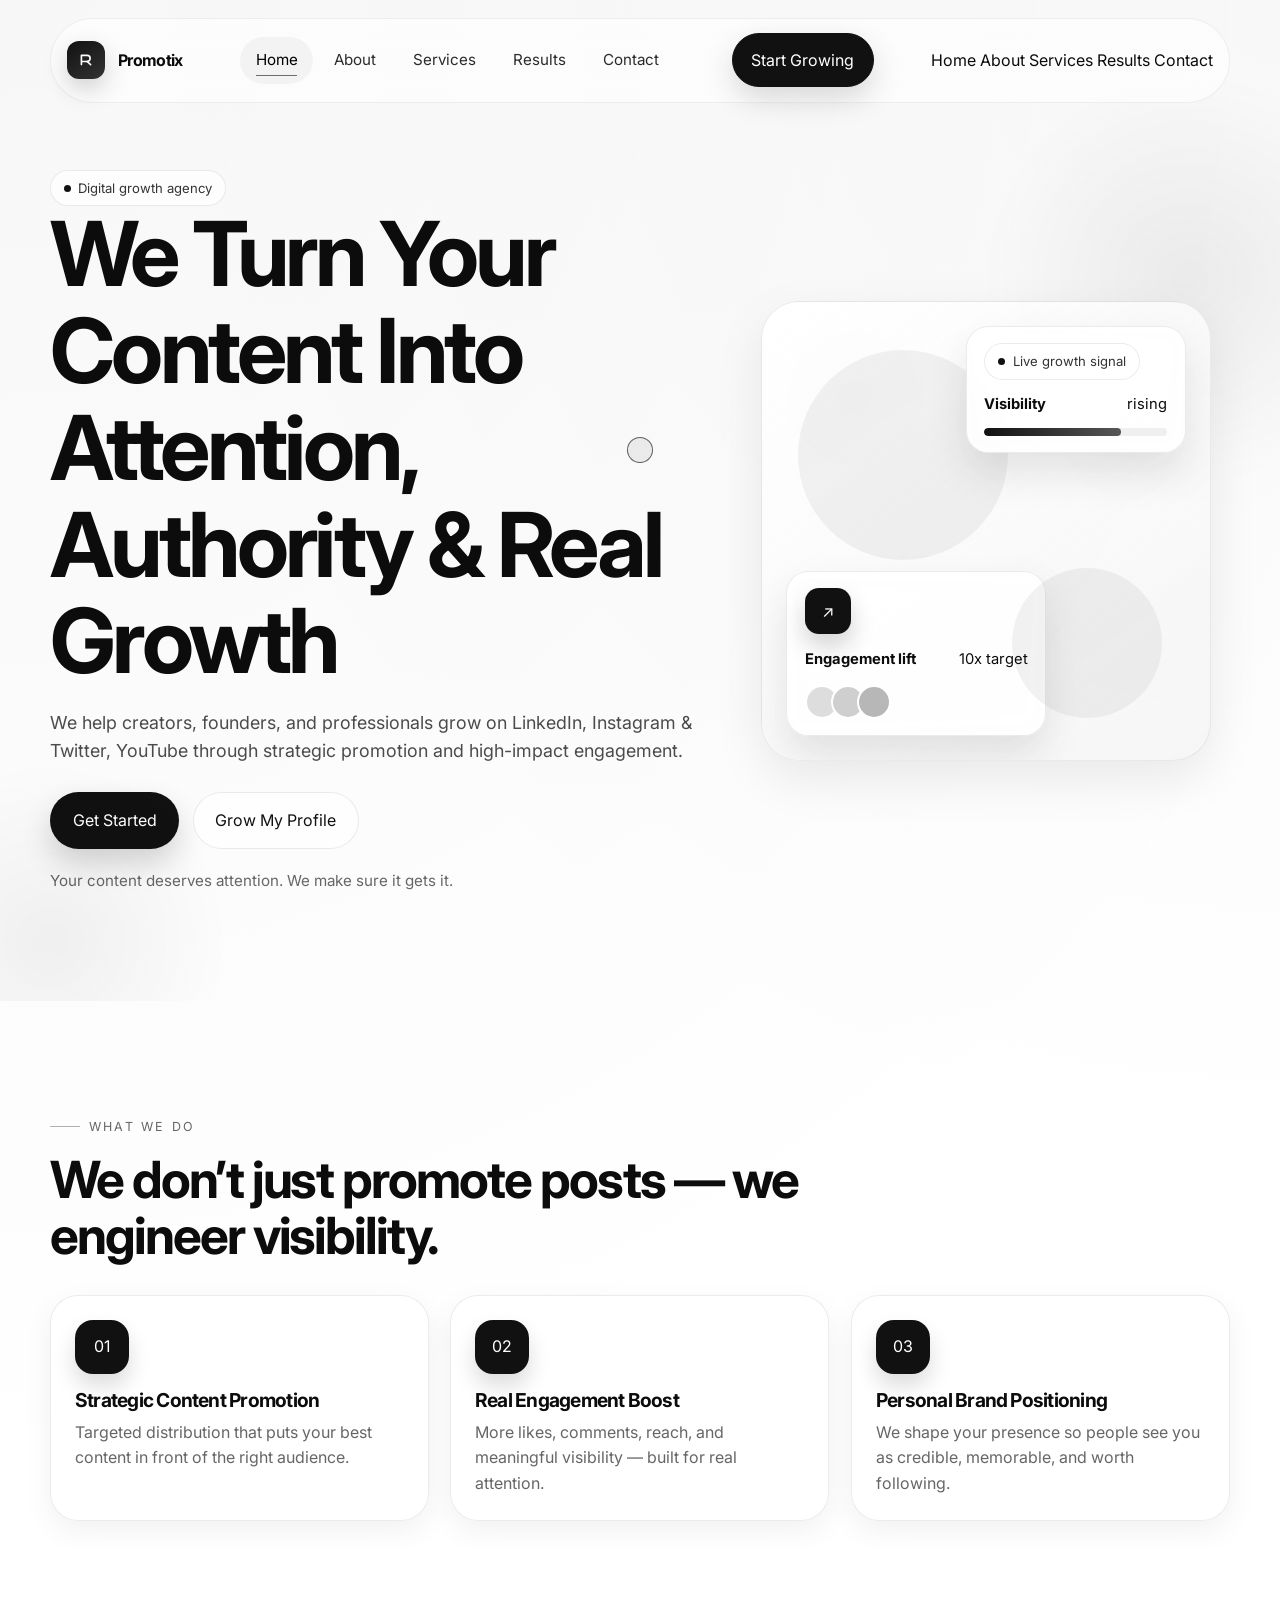
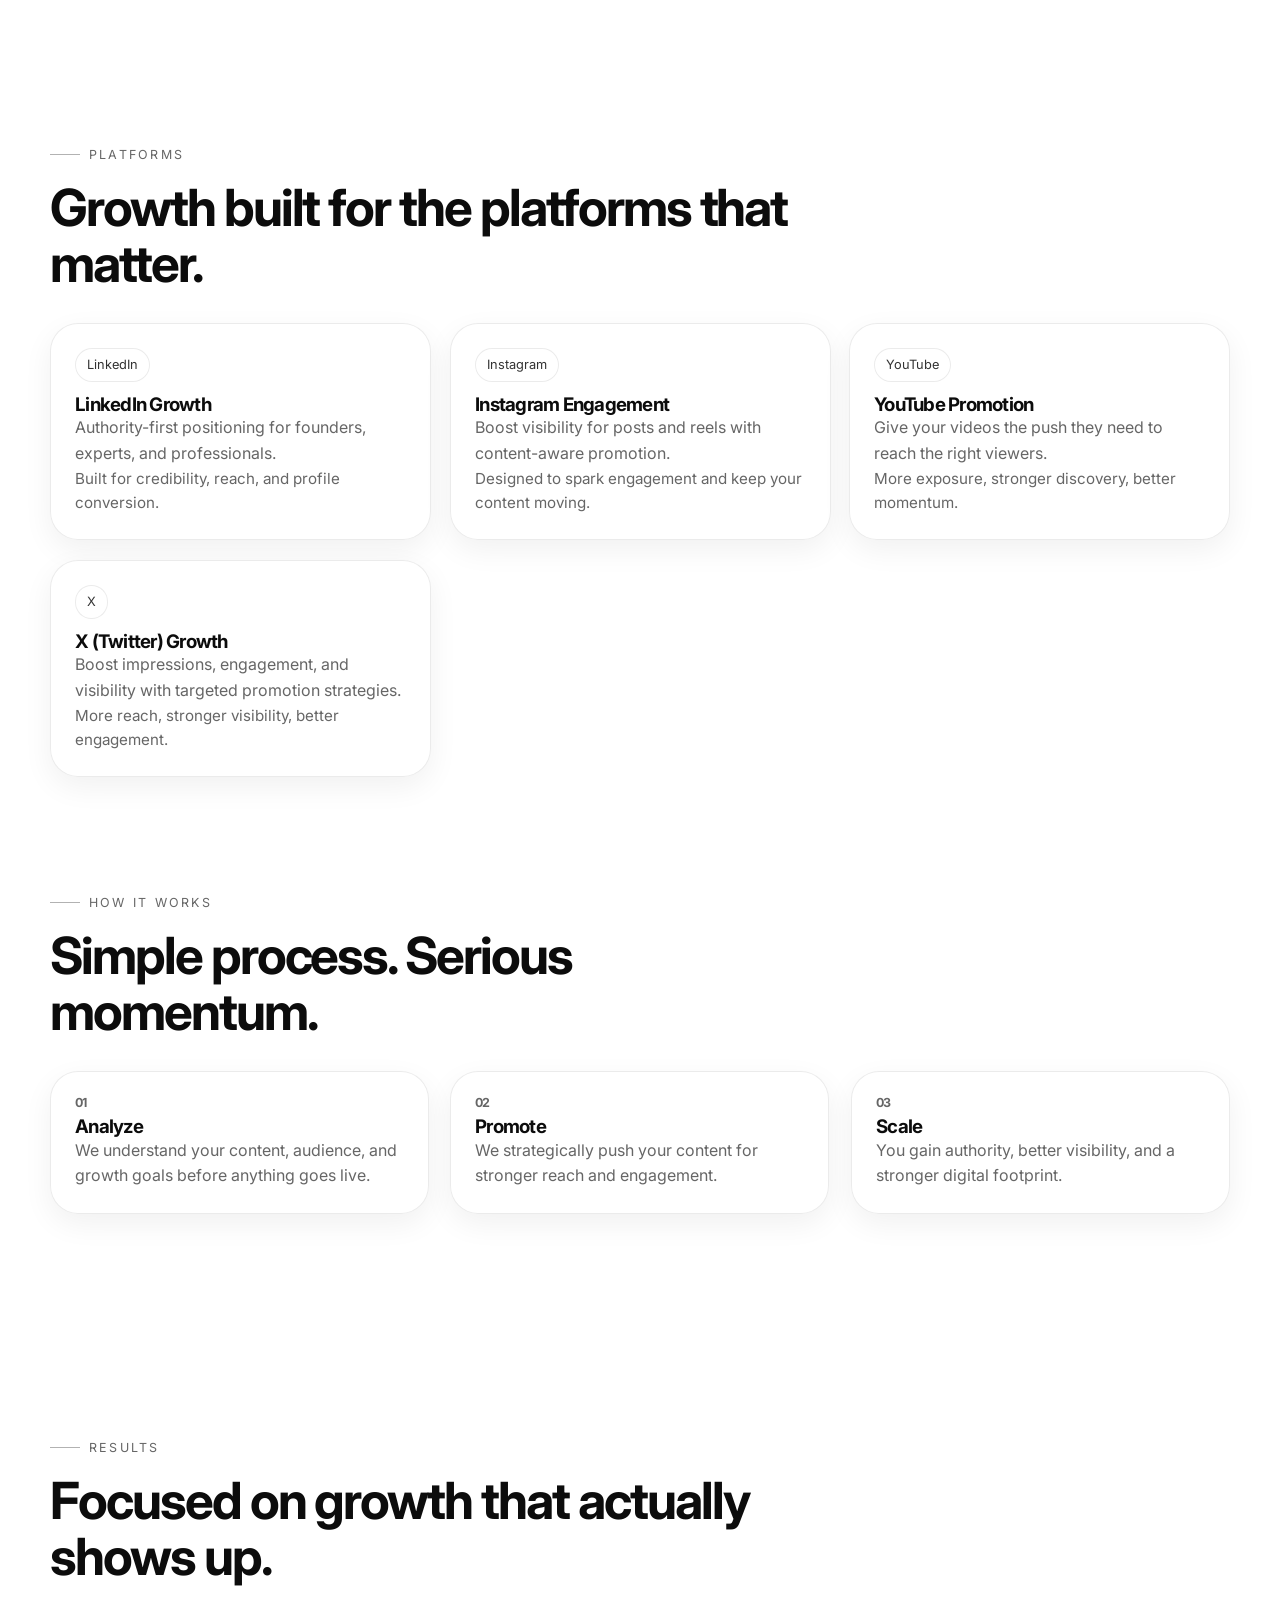
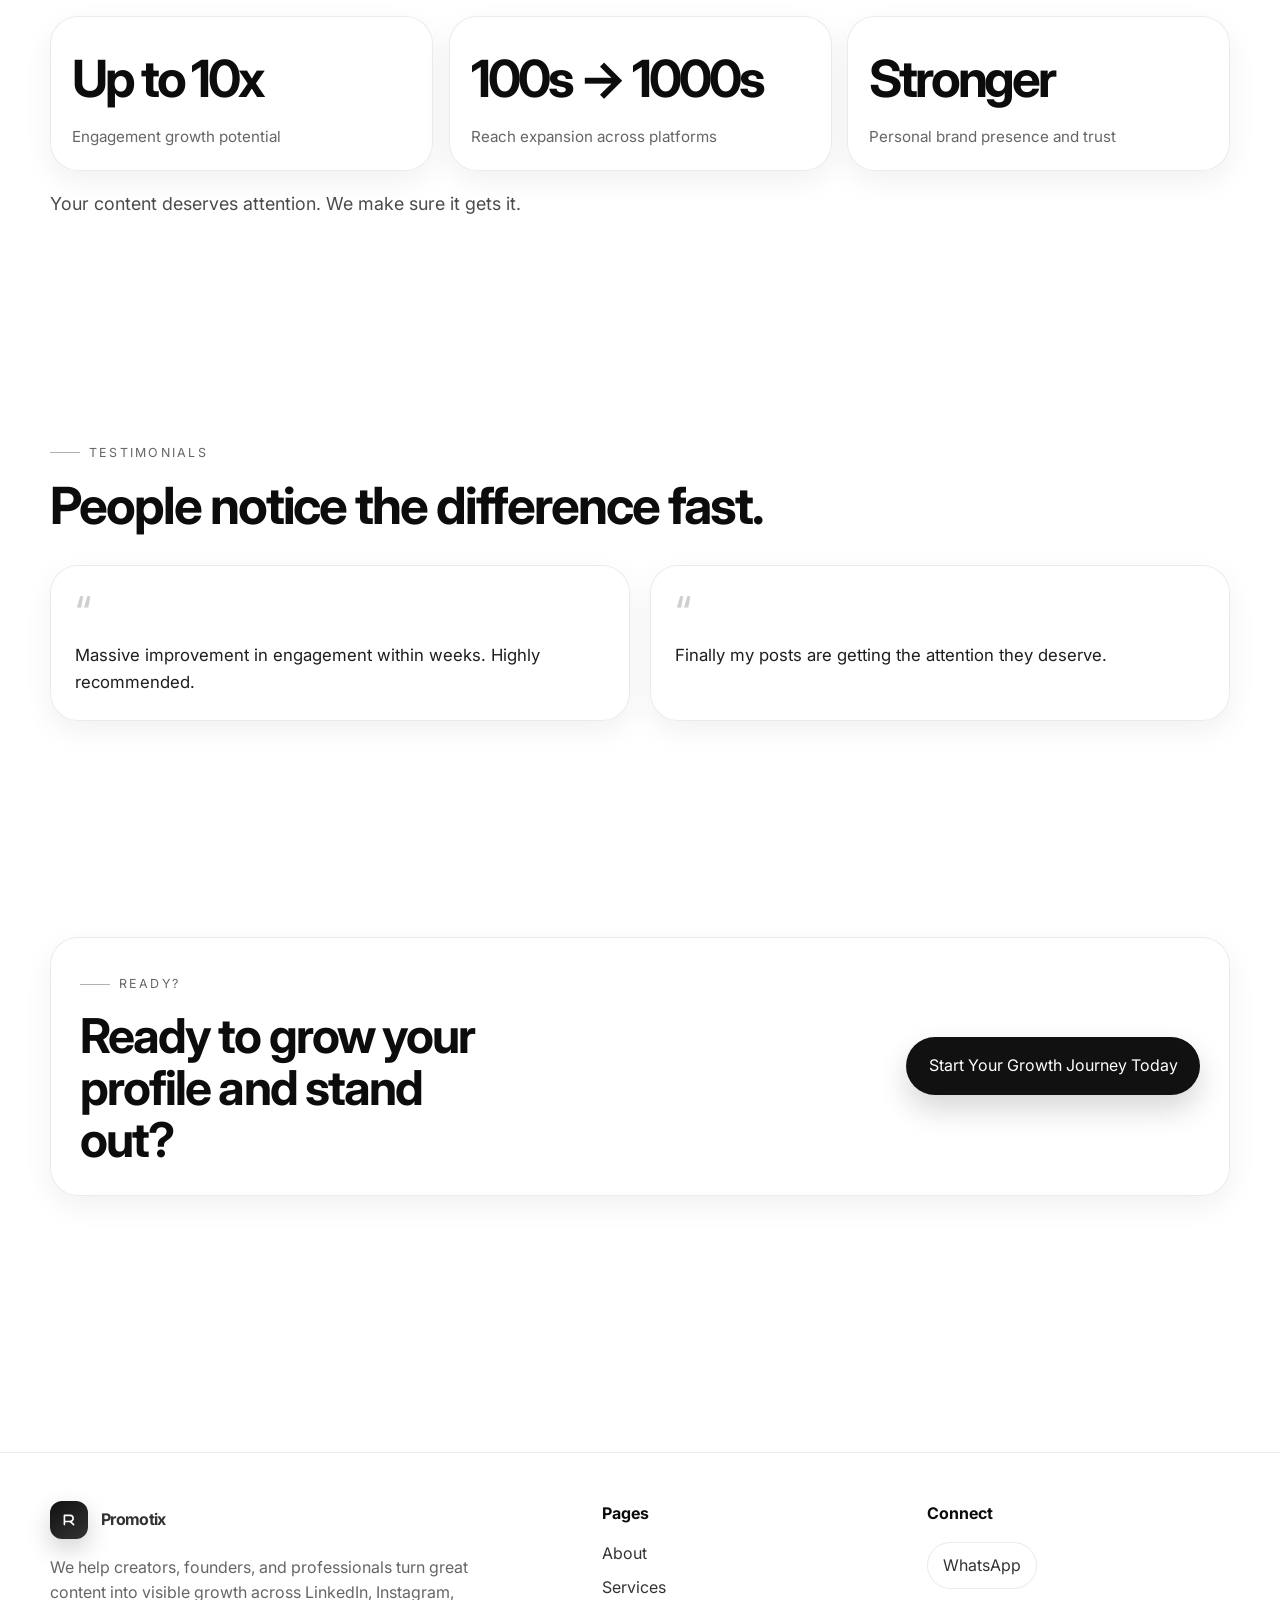
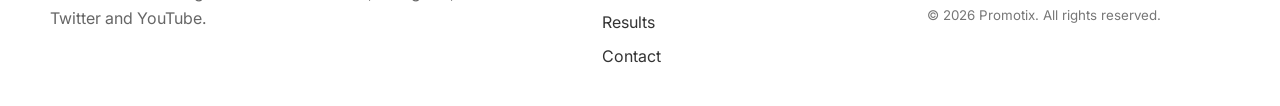
<file: index.html>
<!doctype html>
<html lang="en">
<head>
  <meta charset="utf-8">
  <meta name="viewport" content="width=device-width, initial-scale=1">
  <title>Promotix | Digital Growth Agency</title>
  <meta name="description" content="Premium digital growth agency for creators, founders, and professionals growing on LinkedIn, Instagram, Twitter and YouTube.">
  <meta name="keywords" content="digital growth agency, linkedin growth, instagram engagement, Twitter growth, youtube promotion, content promotion, personal branding">
  <meta name="author" content="Promotix">
  <meta name="theme-color" content="#111111">
  <meta property="og:title" content="Promotix | Digital Growth Agency">
  <meta property="og:description" content="Premium digital growth agency for creators, founders, and professionals growing on LinkedIn, Instagram, Twitter and YouTube.">
  <meta property="og:type" content="website">
  <meta property="og:image" content="favicon.svg">
  <link rel="icon" href="favicon.svg" type="image/svg+xml">
  <link rel="apple-touch-icon" href="favicon.svg">
  <link rel="preconnect" href="https://fonts.googleapis.com">
  <link rel="preconnect" href="https://fonts.gstatic.com" crossorigin>
  <link href="https://fonts.googleapis.com/css2?family=Inter:wght@400;500;600;700;800&family=Poppins:wght@500;600;700;800&display=swap" rel="stylesheet">
  <link rel="stylesheet" href="style.css">
</head>
<body class="home" data-page="home">

  <header class="site-header">
    <div class="nav-shell">
      <a class="brand" href="index.html" aria-label="Promotix home">
        <span class="brand-mark" aria-hidden="true">
          <svg viewBox="0 0 24 24" fill="none" stroke="currentColor" stroke-width="1.8" stroke-linecap="round" stroke-linejoin="round">
            <path d="M7 17V7h6.2a3.3 3.3 0 0 1 0 6.6H7"/>
            <path d="M13.2 13.6 17 17"/>
          </svg>
        </span>
        <span>Promotix</span>
      </a>

      <nav class="nav-links" aria-label="Primary">
        <a href="index.html" data-page="home">Home</a>
        <a href="about.html" data-page="about">About</a>
        <a href="services.html" data-page="services">Services</a>
        <a href="results.html" data-page="results">Results</a>
        <a href="contact.html" data-page="contact">Contact</a>
      </nav>

      <a class="nav-cta" href="contact.html">Start Growing</a>

      <button class="nav-toggle" aria-label="Open navigation" aria-expanded="false">
        <span></span>
        <span></span>
      </button>

      <div class="mobile-nav">
        <a href="index.html" data-page="home">Home</a>
        <a href="about.html" data-page="about">About</a>
        <a href="services.html" data-page="services">Services</a>
        <a href="results.html" data-page="results">Results</a>
        <a href="contact.html" data-page="contact">Contact</a>
      </div>
    </div>
  </header>
  <div class="preloader" aria-hidden="true"><div class="loader"><span></span></div></div>
  <div class="custom-cursor" aria-hidden="true"></div>
  <button class="scroll-top" aria-label="Scroll to top">↑</button>
  <div class="toast" role="status" aria-live="polite"></div>

<main>
  <section class="hero">
    <div class="container hero-grid">
      <div class="hero-copy reveal">
        <span class="kicker"><span></span> Digital growth agency</span>
        <h1>We Turn Your Content Into Attention, Authority &amp; Real Growth</h1>
        <p class="lead">We help creators, founders, and professionals grow on LinkedIn, Instagram &amp; Twitter, YouTube through strategic promotion and high-impact engagement.</p>
        <div class="hero-actions">
          <a class="btn" href="contact.html">Get Started</a>
          <a class="btn-outline" href="services.html">Grow My Profile</a>
        </div>
        <p style="margin-top:1.2rem;" class="small muted">Your content deserves attention. We make sure it gets it.</p>
      </div>
      <div class="hero-panel reveal reveal-scale">
        <div class="hero-visual">
          <div class="floating-card float-top">
            <div class="kicker"><span></span> Live growth signal</div>
            <div class="stat-line"><strong>Visibility</strong><span>rising</span></div>
            <div class="bar"><span></span></div>
          </div>
          <div class="floating-card float-bottom">
            <div class="icon-pill" aria-hidden="true">↗</div>
            <div class="stat-line"><strong>Engagement lift</strong><span>10x target</span></div>
            <div class="stack" aria-hidden="true"><span></span><span></span><span></span></div>
          </div>
        </div>
      </div>
    </div>
  </section>

  <section class="section">
    <div class="container">
      <div class="section-heading reveal">
        <span class="section-label">What we do</span>
        <h2>We don’t just promote posts — we engineer visibility.</h2>
      </div>
      <div class="grid grid-3">
        <article class="card card-pad feature-card reveal reveal-left">
          <div class="feature-icon">01</div>
          <h3>Strategic Content Promotion</h3>
          <p>Targeted distribution that puts your best content in front of the right audience.</p>
        </article>
        <article class="card card-pad feature-card reveal">
          <div class="feature-icon">02</div>
          <h3>Real Engagement Boost</h3>
          <p>More likes, comments, reach, and meaningful visibility — built for real attention.</p>
        </article>
        <article class="card card-pad feature-card reveal reveal-right">
          <div class="feature-icon">03</div>
          <h3>Personal Brand Positioning</h3>
          <p>We shape your presence so people see you as credible, memorable, and worth following.</p>
        </article>
      </div>
    </div>
  </section>

  <section class="section">
    <div class="container">
      <div class="section-heading reveal">
        <span class="section-label">Platforms</span>
        <h2>Growth built for the platforms that matter.</h2>
      </div>
      <div class="platform-grid">
        <article class="card platform-card reveal">
          <div>
            <span class="tag">LinkedIn</span>
            <h3 style="margin-top:.85rem;">LinkedIn Growth</h3>
            <p>Authority-first positioning for founders, experts, and professionals.</p>
          </div>
          <p class="small">Built for credibility, reach, and profile conversion.</p>
        </article>
        <article class="card platform-card reveal">
          <div>
            <span class="tag">Instagram</span>
            <h3 style="margin-top:.85rem;">Instagram Engagement</h3>
            <p>Boost visibility for posts and reels with content-aware promotion.</p>
          </div>
          <p class="small">Designed to spark engagement and keep your content moving.</p>
        </article>
        <article class="card platform-card reveal">
          <div>
            <span class="tag">YouTube</span>
            <h3 style="margin-top:.85rem;">YouTube Promotion</h3>
            <p>Give your videos the push they need to reach the right viewers.</p>
          </div>
          <p class="small">More exposure, stronger discovery, better momentum.</p>
        </article>
<article class="card platform-card reveal">
  <div>
    <span class="tag">X</span>
    <h3 style="margin-top:.85rem;">X (Twitter) Growth</h3>
    <p>Boost impressions, engagement, and visibility with targeted promotion strategies.</p>
  </div>
  <p class="small">More reach, stronger visibility, better engagement.</p>
</article>
      </div>
    </div>

  <section class="section">
    <div class="container">
      <div class="section-heading reveal">
        <span class="section-label">How it works</span>
        <h2>Simple process. Serious momentum.</h2>
      </div>
      <div class="grid grid-3 steps">
        <article class="card step-card reveal reveal-left">
          <h3>Analyze</h3>
          <p>We understand your content, audience, and growth goals before anything goes live.</p>
        </article>
        <article class="card step-card reveal">
          <h3>Promote</h3>
          <p>We strategically push your content for stronger reach and engagement.</p>
        </article>
        <article class="card step-card reveal reveal-right">
          <h3>Scale</h3>
          <p>You gain authority, better visibility, and a stronger digital footprint.</p>
        </article>
      </div>
    </div>
  </section>

  <section class="section">
    <div class="container">
      <div class="section-heading reveal">
        <span class="section-label">Results</span>
        <h2>Focused on growth that actually shows up.</h2>
      </div>
      <div class="metrics">
        <article class="card metric reveal">
          <div class="value">Up to 10x</div>
          <p class="label">Engagement growth potential</p>
        </article>
        <article class="card metric reveal">
          <div class="value">100s → 1000s</div>
          <p class="label">Reach expansion across platforms</p>
        </article>
        <article class="card metric reveal">
          <div class="value">Stronger</div>
          <p class="label">Personal brand presence and trust</p>
        </article>
      </div>
      <p style="margin-top:1.2rem;" class="lead reveal">Your content deserves attention. We make sure it gets it.</p>
    </div>
  </section>

  <section class="section">
    <div class="container">
      <div class="section-heading reveal">
        <span class="section-label">Testimonials</span>
        <h2>People notice the difference fast.</h2>
      </div>
      <div class="grid grid-2">
        <article class="card card-pad testimonial-card reveal reveal-left">
          <div class="quote-mark">“</div>
          <p class="quote">Massive improvement in engagement within weeks. Highly recommended.</p>
        </article>
        <article class="card card-pad testimonial-card reveal reveal-right">
          <div class="quote-mark">“</div>
          <p class="quote">Finally my posts are getting the attention they deserve.</p>
        </article>
      </div>
    </div>
  </section>

  <section class="section">
    <div class="container">
      <div class="card cta-strip reveal">
        <div>
          <span class="section-label">Ready?</span>
          <h2>Ready to grow your profile and stand out?</h2>
        </div>
        <a class="btn" href="contact.html">Start Your Growth Journey Today</a>
      </div>
    </div>
  </section>
</main>


  <footer class="footer">
    <div class="container footer-grid">
      <div>
        <a class="brand" href="index.html">
          <span class="brand-mark" aria-hidden="true">
            <svg viewBox="0 0 24 24" fill="none" stroke="currentColor" stroke-width="1.8" stroke-linecap="round" stroke-linejoin="round">
              <path d="M7 17V7h6.2a3.3 3.3 0 0 1 0 6.6H7"/>
              <path d="M13.2 13.6 17 17"/>
            </svg>
          </span>
          <span>Promotix</span>
        </a>
        <p style="margin-top: 1rem; max-width: 42ch;">We help creators, founders, and professionals turn great content into visible growth across LinkedIn, Instagram, Twitter and YouTube.</p>
      </div>
      <div>
        <strong>Pages</strong>
        <ul style="margin-top: .9rem;">
          <li><a href="about.html">About</a></li>
          <li><a href="services.html">Services</a></li>
          <li><a href="results.html">Results</a></li>
          <li><a href="contact.html">Contact</a></li>
        </ul>
      </div>
      <div>
        <strong>Connect</strong>
        <div class="social-row">
<a href="https://wa.me/917065312422?text=Hi%20I%20want%20to%20grow%20my%20profile" target="_blank">
  WhatsApp
</a>
        </div>
        <small style="display:block; margin-top: 1rem;">© 2026 Promotix. All rights reserved.</small>
      </div>
    </div>
  </footer>

  <script src="script.js" defer></script>

</body>
</html>
</file>
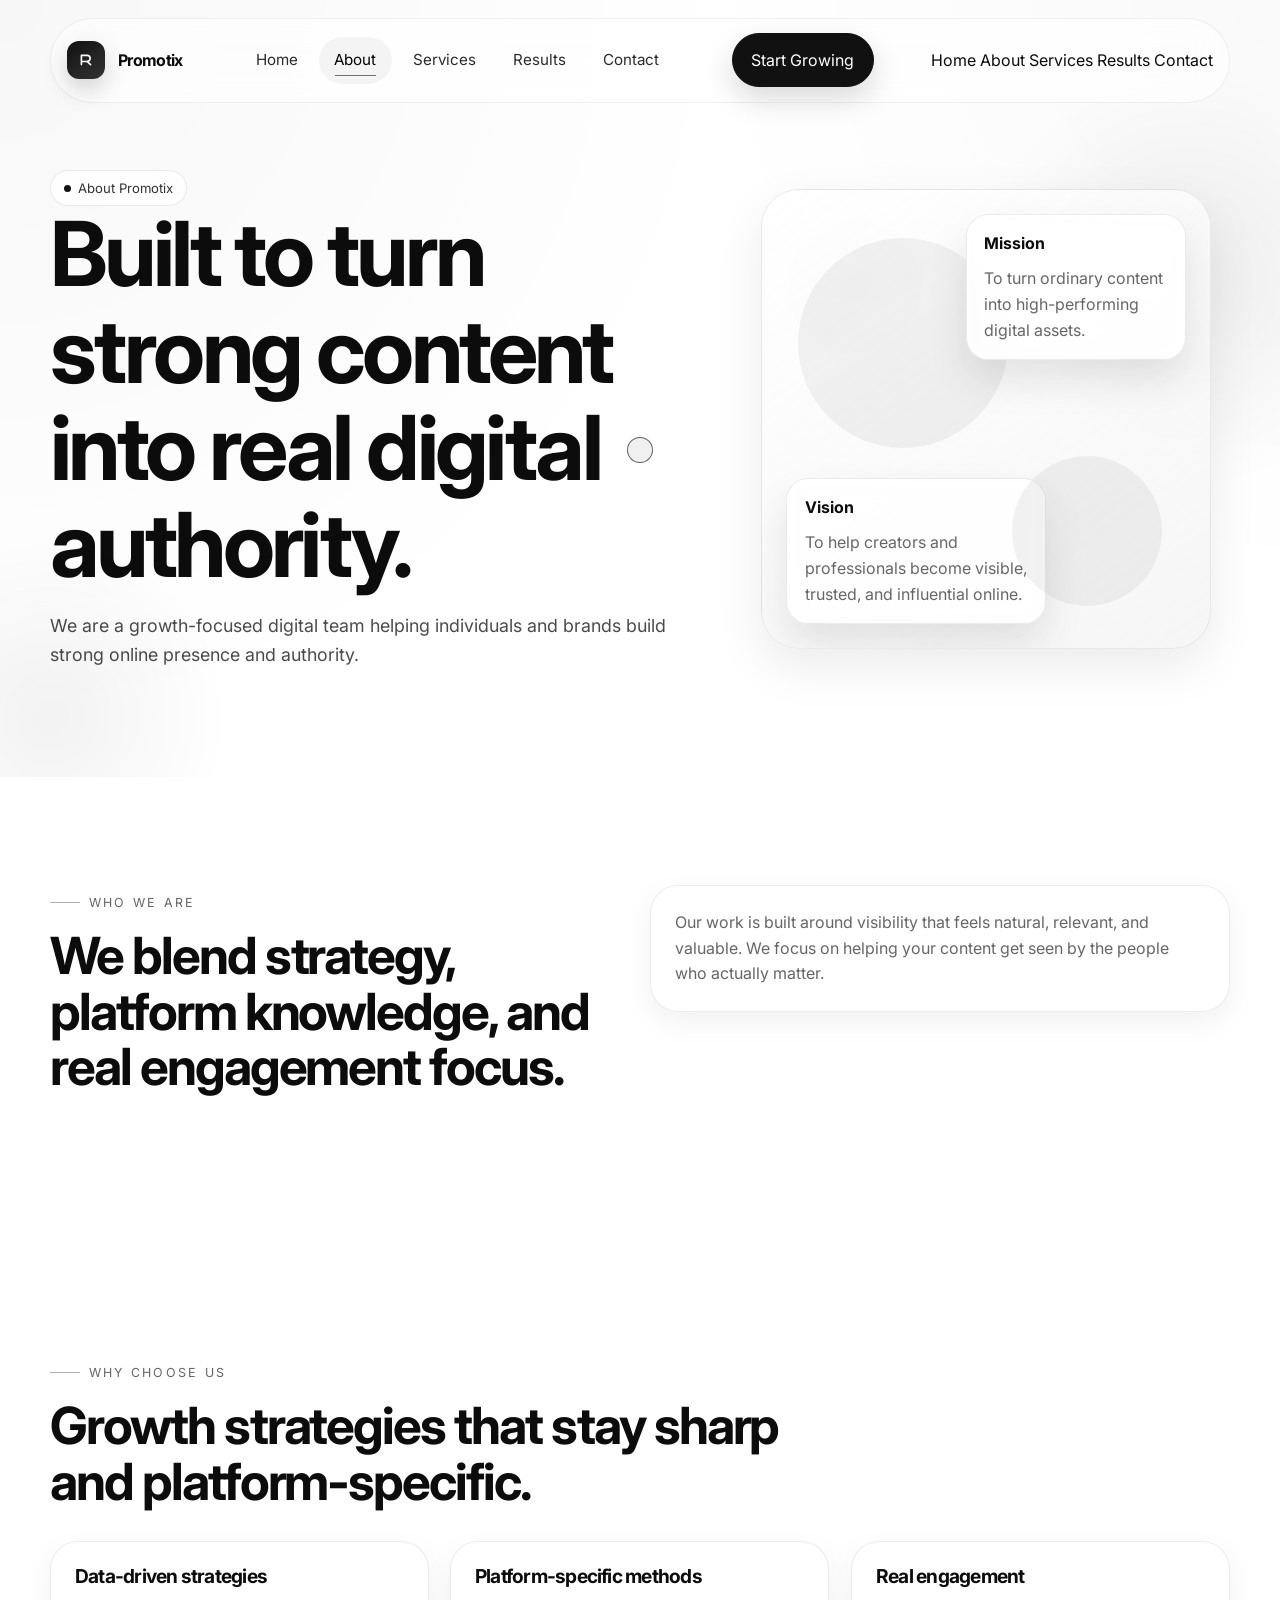
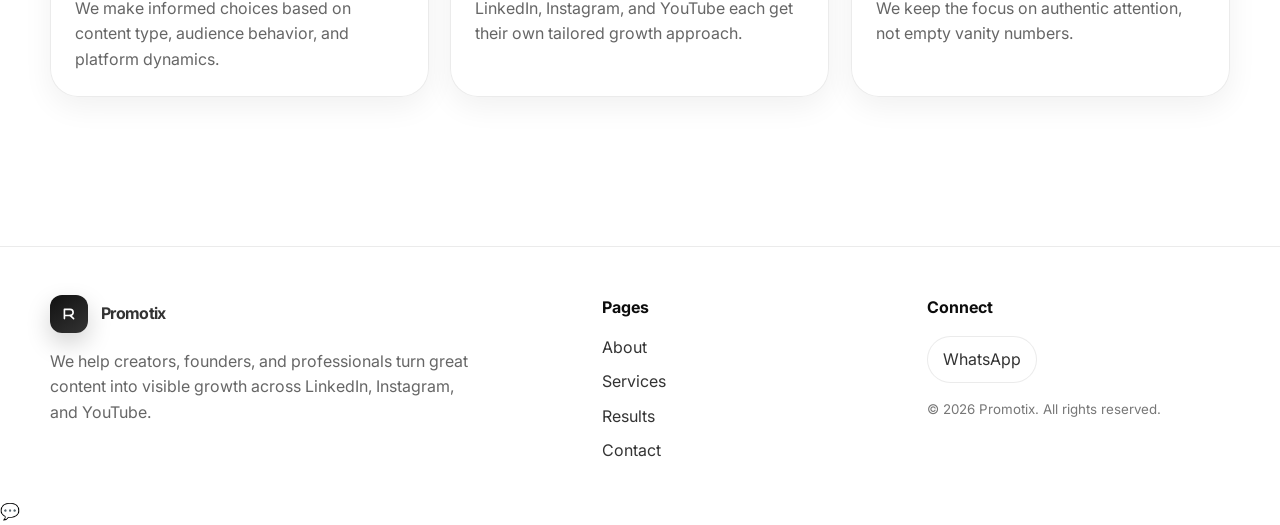
<file: about.html>
<!doctype html>
<html lang="en">
<head>
  <meta charset="utf-8">
  <meta name="viewport" content="width=device-width, initial-scale=1">
  <title>About | Promotix</title>
  <meta name="description" content="Learn about Promotix, the growth-focused digital team helping creators and brands build authority online.">
  <meta name="keywords" content="digital growth agency, linkedin growth, instagram engagement, youtube promotion, content promotion, personal branding">
  <meta name="author" content="Promotix">
  <meta name="theme-color" content="#111111">
  <meta property="og:title" content="About | Promotix">
  <meta property="og:description" content="Learn about Promotix, the growth-focused digital team helping creators and brands build authority online.">
  <meta property="og:type" content="website">
  <meta property="og:image" content="favicon.svg">
  <link rel="icon" href="favicon.svg" type="image/svg+xml">
  <link rel="apple-touch-icon" href="favicon.svg">
  <link rel="preconnect" href="https://fonts.googleapis.com">
  <link rel="preconnect" href="https://fonts.gstatic.com" crossorigin>
  <link href="https://fonts.googleapis.com/css2?family=Inter:wght@400;500;600;700;800&family=Poppins:wght@500;600;700;800&display=swap" rel="stylesheet">
  <link rel="stylesheet" href="style.css">
</head>
<body class="about" data-page="about">

  <header class="site-header">
    <div class="nav-shell">
      <a class="brand" href="index.html" aria-label="Promotix home">
        <span class="brand-mark" aria-hidden="true">
          <svg viewBox="0 0 24 24" fill="none" stroke="currentColor" stroke-width="1.8" stroke-linecap="round" stroke-linejoin="round">
            <path d="M7 17V7h6.2a3.3 3.3 0 0 1 0 6.6H7"/>
            <path d="M13.2 13.6 17 17"/>
          </svg>
        </span>
        <span>Promotix</span>
      </a>

      <nav class="nav-links" aria-label="Primary">
        <a href="index.html" data-page="home">Home</a>
        <a href="about.html" data-page="about">About</a>
        <a href="services.html" data-page="services">Services</a>
        <a href="results.html" data-page="results">Results</a>
        <a href="contact.html" data-page="contact">Contact</a>
      </nav>

      <a class="nav-cta" href="contact.html">Start Growing</a>

      <button class="nav-toggle" aria-label="Open navigation" aria-expanded="false">
        <span></span>
        <span></span>
      </button>

      <div class="mobile-nav">
        <a href="index.html" data-page="home">Home</a>
        <a href="about.html" data-page="about">About</a>
        <a href="services.html" data-page="services">Services</a>
        <a href="results.html" data-page="results">Results</a>
        <a href="contact.html" data-page="contact">Contact</a>
      </div>
    </div>
  </header>
  <div class="preloader" aria-hidden="true"><div class="loader"><span></span></div></div>
  <div class="custom-cursor" aria-hidden="true"></div>
  <button class="scroll-top" aria-label="Scroll to top">↑</button>
  <div class="toast" role="status" aria-live="polite"></div>

<main>
  <section class="hero">
    <div class="container hero-grid">
      <div class="hero-copy reveal">
        <span class="kicker"><span></span> About Promotix</span>
        <h1>Built to turn strong content into real digital authority.</h1>
        <p class="lead">We are a growth-focused digital team helping individuals and brands build strong online presence and authority.</p>
      </div>
      <div class="hero-panel reveal reveal-scale">
        <div class="hero-visual">
          <div class="floating-card float-top">
            <strong>Mission</strong>
            <p style="margin-top:.6rem;">To turn ordinary content into high-performing digital assets.</p>
          </div>
          <div class="floating-card float-bottom">
            <strong>Vision</strong>
            <p style="margin-top:.6rem;">To help creators and professionals become visible, trusted, and influential online.</p>
          </div>
        </div>
      </div>
    </div>
  </section>

  <section class="section">
    <div class="container grid grid-2 split">
      <div class="section-heading reveal">
        <span class="section-label">Who we are</span>
        <h2>We blend strategy, platform knowledge, and real engagement focus.</h2>
      </div>
      <article class="card card-pad reveal reveal-right">
        <p>Our work is built around visibility that feels natural, relevant, and valuable. We focus on helping your content get seen by the people who actually matter.</p>
      </article>
    </div>
  </section>

  <section class="section">
    <div class="container">
      <div class="section-heading reveal">
        <span class="section-label">Why choose us</span>
        <h2>Growth strategies that stay sharp and platform-specific.</h2>
      </div>
      <div class="grid grid-3">
        <article class="card card-pad info-card reveal reveal-left">
          <h3>Data-driven strategies</h3>
          <p>We make informed choices based on content type, audience behavior, and platform dynamics.</p>
        </article>
        <article class="card card-pad info-card reveal">
          <h3>Platform-specific methods</h3>
          <p>LinkedIn, Instagram, and YouTube each get their own tailored growth approach.</p>
        </article>
        <article class="card card-pad info-card reveal reveal-right">
          <h3>Real engagement</h3>
          <p>We keep the focus on authentic attention, not empty vanity numbers.</p>
        </article>
      </div>
    </div>
  </section>
</main>


  <footer class="footer">
    <div class="container footer-grid">
      <div>
        <a class="brand" href="index.html">
          <span class="brand-mark" aria-hidden="true">
            <svg viewBox="0 0 24 24" fill="none" stroke="currentColor" stroke-width="1.8" stroke-linecap="round" stroke-linejoin="round">
              <path d="M7 17V7h6.2a3.3 3.3 0 0 1 0 6.6H7"/>
              <path d="M13.2 13.6 17 17"/>
            </svg>
          </span>
          <span>Promotix</span>
        </a>
        <p style="margin-top: 1rem; max-width: 42ch;">We help creators, founders, and professionals turn great content into visible growth across LinkedIn, Instagram, and YouTube.</p>
      </div>
      <div>
        <strong>Pages</strong>
        <ul style="margin-top: .9rem;">
          <li><a href="about.html">About</a></li>
          <li><a href="services.html">Services</a></li>
          <li><a href="results.html">Results</a></li>
          <li><a href="contact.html">Contact</a></li>
        </ul>
      </div>
      <div>
        <strong>Connect</strong>
        <div class="social-row">
<a href="https://wa.me/917065312422?text=Hi%20I%20want%20to%20grow%20my%20profile" target="_blank">
  WhatsApp
</a>        </div>
        <small style="display:block; margin-top: 1rem;">© 2026 Promotix. All rights reserved.</small>
      </div>
    </div>
  </footer>

  <script src="script.js" defer></script>

<a href="https://wa.me/917065312422?text=Hi%20I%20want%20to%20grow%20my%20profile" 
   class="whatsapp-float" target="_blank">
  💬
</a>

</body>
</html>
</file>
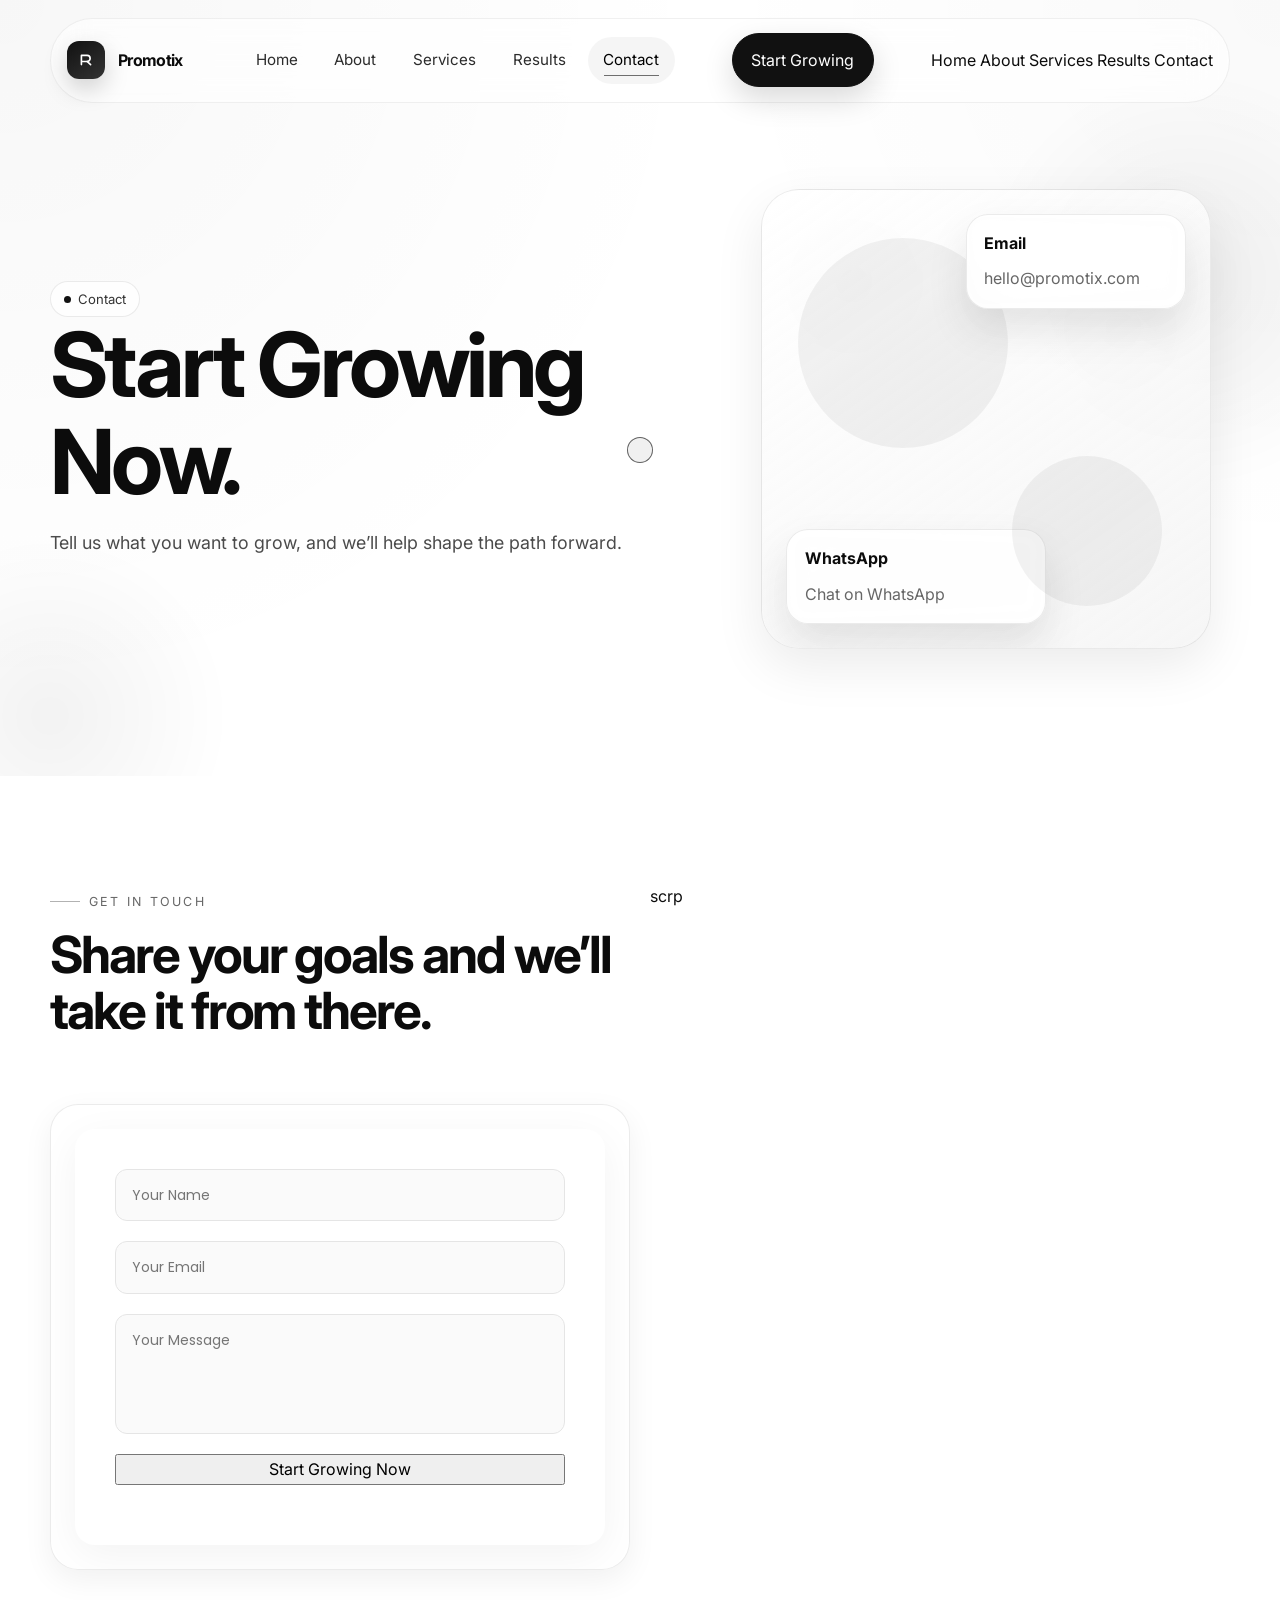
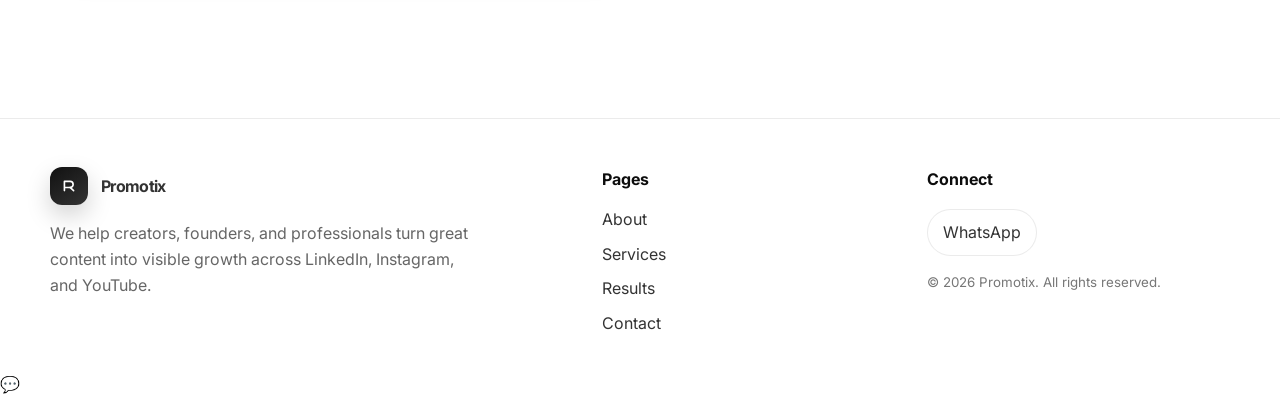
<file: contact.html>
<!doctype html>
<html lang="en">
<head>
  <meta charset="utf-8">
  <meta name="viewport" content="width=device-width, initial-scale=1">
  <title>Contact | Promotix</title>
  <meta name="description" content="Get in touch with Promotix to start growing your profile, content, and digital presence.">
  <meta name="keywords" content="digital growth agency, linkedin growth, instagram engagement, youtube promotion, content promotion, personal branding">
  <meta name="author" content="Promotix">
  <meta name="theme-color" content="#111111">
  <meta property="og:title" content="Contact | Promotix">
  <meta property="og:description" content="Get in touch with Promotix to start growing your profile, content, and digital presence.">
  <meta property="og:type" content="website">
  <meta property="og:image" content="favicon.svg">
  <link rel="icon" href="favicon.svg" type="image/svg+xml">
  <link rel="apple-touch-icon" href="favicon.svg">
  <link rel="preconnect" href="https://fonts.googleapis.com">
  <link rel="preconnect" href="https://fonts.gstatic.com" crossorigin>
  <link href="https://fonts.googleapis.com/css2?family=Inter:wght@400;500;600;700;800&family=Poppins:wght@500;600;700;800&display=swap" rel="stylesheet">
  <link rel="stylesheet" href="style.css">
</head>
<body class="contact" data-page="contact">

  <header class="site-header">
    <div class="nav-shell">
      <a class="brand" href="index.html" aria-label="Promotix home">
        <span class="brand-mark" aria-hidden="true">
          <svg viewBox="0 0 24 24" fill="none" stroke="currentColor" stroke-width="1.8" stroke-linecap="round" stroke-linejoin="round">
            <path d="M7 17V7h6.2a3.3 3.3 0 0 1 0 6.6H7"/>
            <path d="M13.2 13.6 17 17"/>
          </svg>
        </span>
        <span>Promotix</span>
      </a>

      <nav class="nav-links" aria-label="Primary">
        <a href="index.html" data-page="home">Home</a>
        <a href="about.html" data-page="about">About</a>
        <a href="services.html" data-page="services">Services</a>
        <a href="results.html" data-page="results">Results</a>
        <a href="contact.html" data-page="contact">Contact</a>
      </nav>

      <a class="nav-cta" href="contact.html">Start Growing</a>

      <button class="nav-toggle" aria-label="Open navigation" aria-expanded="false">
        <span></span>
        <span></span>
      </button>

      <div class="mobile-nav">
        <a href="index.html" data-page="home">Home</a>
        <a href="about.html" data-page="about">About</a>
        <a href="services.html" data-page="services">Services</a>
        <a href="results.html" data-page="results">Results</a>
        <a href="contact.html" data-page="contact">Contact</a>
      </div>
    </div>
  </header>
  <div class="preloader" aria-hidden="true"><div class="loader"><span></span></div></div>
  <div class="custom-cursor" aria-hidden="true"></div>
  <button class="scroll-top" aria-label="Scroll to top">↑</button>
  <div class="toast" role="status" aria-live="polite"></div>

<main>
  <section class="hero">
    <div class="container hero-grid">
      <div class="hero-copy reveal">
        <span class="kicker"><span></span> Contact</span>
        <h1>Start Growing Now.</h1>
        <p class="lead">Tell us what you want to grow, and we’ll help shape the path forward.</p>
      </div>
      <div class="hero-panel reveal reveal-scale">
        <div class="hero-visual">
          <div class="floating-card float-top">
            <strong>Email</strong>
            <p style="margin-top:.6rem;"><a href="mailto:hello@promotix.com">hello@promotix.com</a></p>
          </div>
          <div class="floating-card float-bottom">
            <strong>WhatsApp</strong>
            <p style="margin-top:.6rem;"><a href="https://wa.me/0000000000" target="_blank" rel="noreferrer">Chat on WhatsApp</a></p>
          </div>
        </div>
      </div>
    </div>
  </section>

  <section class="section">
    <div class="container grid grid-2 split">
      <div class="section-heading reveal">
        <span class="section-label">Get in touch</span>
        <h2>Share your goals and we’ll take it from there.</h2>
      </div>
scrp
      <article class="card card-pad contact-card reveal reveal-right">
        <form action="https://formspree.io/f/mvzdyvlz" method="POST" class="contact-form">

  <input type="text" name="name" placeholder="Your Name" required>

  <input type="email" name="email" placeholder="Your Email" required>

  <textarea name="message" placeholder="Your Message" required></textarea>

  <input type="hidden" name="_subject" value="New Contact Request from Website">

  <input type="hidden" name="_captcha" value="false">

    <button type="submit">Start Growing Now</button>
  <p id="form-status"></p>

</form>
      </article>
    </div>
  </section>
</main>


  <footer class="footer">
    <div class="container footer-grid">
      <div>
        <a class="brand" href="index.html">
          <span class="brand-mark" aria-hidden="true">
            <svg viewBox="0 0 24 24" fill="none" stroke="currentColor" stroke-width="1.8" stroke-linecap="round" stroke-linejoin="round">
              <path d="M7 17V7h6.2a3.3 3.3 0 0 1 0 6.6H7"/>
              <path d="M13.2 13.6 17 17"/>
            </svg>
          </span>
          <span>Promotix</span>
        </a>
        <p style="margin-top: 1rem; max-width: 42ch;">We help creators, founders, and professionals turn great content into visible growth across LinkedIn, Instagram, and YouTube.</p>
      </div>
      <div>
        <strong>Pages</strong>
        <ul style="margin-top: .9rem;">
          <li><a href="about.html">About</a></li>
          <li><a href="services.html">Services</a></li>
          <li><a href="results.html">Results</a></li>
          <li><a href="contact.html">Contact</a></li>
        </ul>
      </div>
      <div>
        <strong>Connect</strong>
        <div class="social-row">
<a href="https://wa.me/917065312422?text=Hi%20I%20want%20to%20grow%20my%20profile" target="_blank">
  WhatsApp
</a>        </div>
        <small style="display:block; margin-top: 1rem;">© 2026 Promotix. All rights reserved.</small>
      </div>
    </div>
  </footer>

  <script src="script.js" defer></script>

<a href="https://wa.me/917065312422?text=Hi%20I%20want%20to%20grow%20my%20profile" 
   class="whatsapp-float" target="_blank">
  💬
</a>

</body>
</html>
</file>
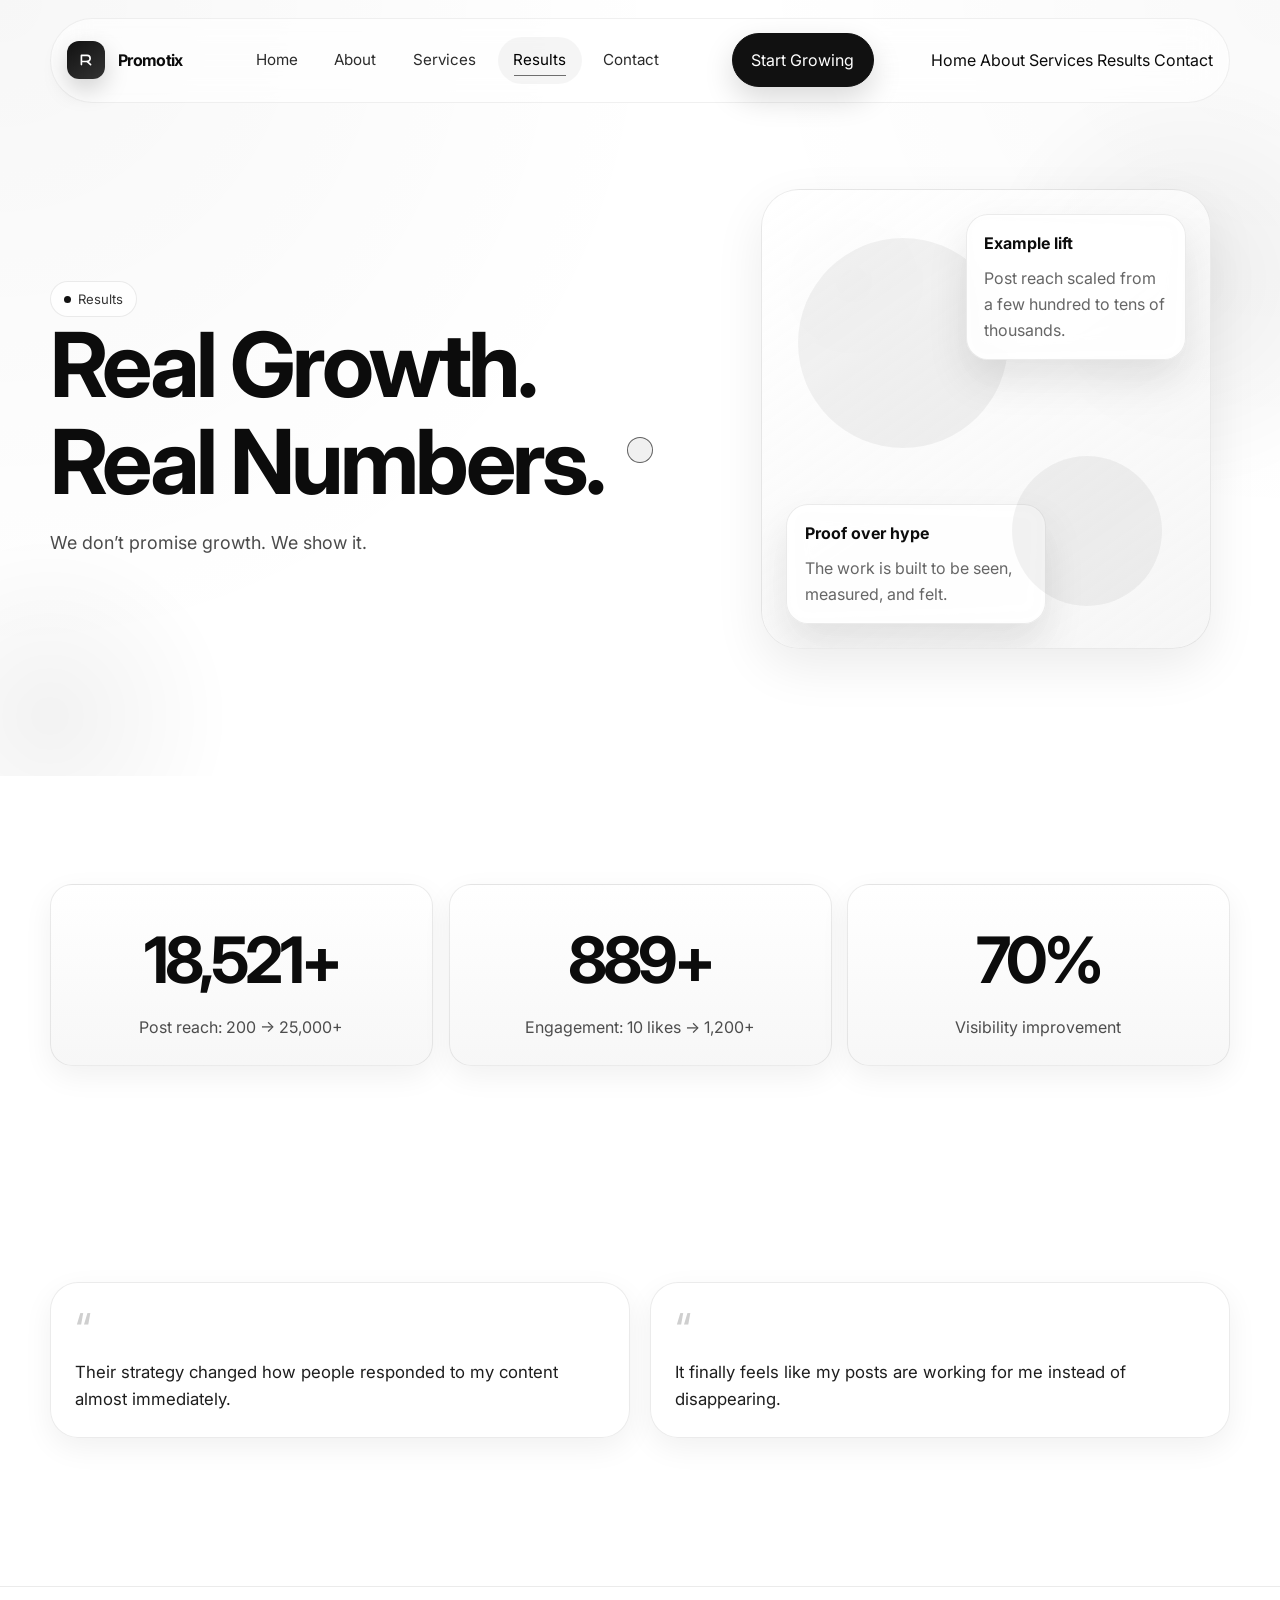
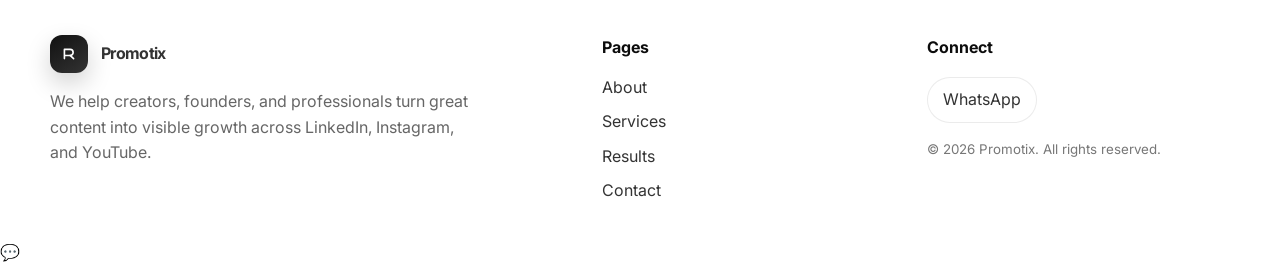
<file: results.html>
<!doctype html>
<html lang="en">
<head>
  <meta charset="utf-8">
  <meta name="viewport" content="width=device-width, initial-scale=1">
  <title>Results | Promotix</title>
  <meta name="description" content="See real growth examples and animated performance stats from Promotix digital growth campaigns.">
  <meta name="keywords" content="digital growth agency, linkedin growth, instagram engagement, youtube promotion, content promotion, personal branding">
  <meta name="author" content="Promotix">
  <meta name="theme-color" content="#111111">
  <meta property="og:title" content="Results | Promotix">
  <meta property="og:description" content="See real growth examples and animated performance stats from Promotix digital growth campaigns.">
  <meta property="og:type" content="website">
  <meta property="og:image" content="favicon.svg">
  <link rel="icon" href="favicon.svg" type="image/svg+xml">
  <link rel="apple-touch-icon" href="favicon.svg">
  <link rel="preconnect" href="https://fonts.googleapis.com">
  <link rel="preconnect" href="https://fonts.gstatic.com" crossorigin>
  <link href="https://fonts.googleapis.com/css2?family=Inter:wght@400;500;600;700;800&family=Poppins:wght@500;600;700;800&display=swap" rel="stylesheet">
  <link rel="stylesheet" href="style.css">
</head>
<body class="results" data-page="results">

  <header class="site-header">
    <div class="nav-shell">
      <a class="brand" href="index.html" aria-label="Promotix home">
        <span class="brand-mark" aria-hidden="true">
          <svg viewBox="0 0 24 24" fill="none" stroke="currentColor" stroke-width="1.8" stroke-linecap="round" stroke-linejoin="round">
            <path d="M7 17V7h6.2a3.3 3.3 0 0 1 0 6.6H7"/>
            <path d="M13.2 13.6 17 17"/>
          </svg>
        </span>
        <span>Promotix</span>
      </a>

      <nav class="nav-links" aria-label="Primary">
        <a href="index.html" data-page="home">Home</a>
        <a href="about.html" data-page="about">About</a>
        <a href="services.html" data-page="services">Services</a>
        <a href="results.html" data-page="results">Results</a>
        <a href="contact.html" data-page="contact">Contact</a>
      </nav>

      <a class="nav-cta" href="contact.html">Start Growing</a>

      <button class="nav-toggle" aria-label="Open navigation" aria-expanded="false">
        <span></span>
        <span></span>
      </button>

      <div class="mobile-nav">
        <a href="index.html" data-page="home">Home</a>
        <a href="about.html" data-page="about">About</a>
        <a href="services.html" data-page="services">Services</a>
        <a href="results.html" data-page="results">Results</a>
        <a href="contact.html" data-page="contact">Contact</a>
      </div>
    </div>
  </header>
  <div class="preloader" aria-hidden="true"><div class="loader"><span></span></div></div>
  <div class="custom-cursor" aria-hidden="true"></div>
  <button class="scroll-top" aria-label="Scroll to top">↑</button>
  <div class="toast" role="status" aria-live="polite"></div>

<main>
  <section class="hero">
    <div class="container hero-grid">
      <div class="hero-copy reveal">
        <span class="kicker"><span></span> Results</span>
        <h1>Real Growth. Real Numbers.</h1>
        <p class="lead">We don’t promise growth. We show it.</p>
      </div>
      <div class="hero-panel reveal reveal-scale">
        <div class="hero-visual">
          <div class="floating-card float-top">
            <strong>Example lift</strong>
            <p style="margin-top:.6rem;">Post reach scaled from a few hundred to tens of thousands.</p>
          </div>
          <div class="floating-card float-bottom">
            <strong>Proof over hype</strong>
            <p style="margin-top:.6rem;">The work is built to be seen, measured, and felt.</p>
          </div>
        </div>
      </div>
    </div>
  </section>

  <section class="section">
    <div class="container">
      <div class="counter-grid">
        <article class="counter-box reveal reveal-left">
          <span class="num" data-counter="25000" data-suffix="+">0</span>
          <p class="desc">Post reach: 200 → 25,000+</p>
        </article>
        <article class="counter-box reveal">
          <span class="num" data-counter="1200" data-suffix="+">0</span>
          <p class="desc">Engagement: 10 likes → 1,200+</p>
        </article>
        <article class="counter-box reveal reveal-right">
          <span class="num" data-counter="95" data-suffix="%">0</span>
          <p class="desc">Visibility improvement</p>
        </article>
      </div>
    </div>
  </section>

  <section class="section">
    <div class="container">
      <div class="grid grid-2">
        <article class="card card-pad testimonial-card reveal reveal-left">
          <div class="quote-mark">“</div>
          <p class="quote">Their strategy changed how people responded to my content almost immediately.</p>
        </article>
        <article class="card card-pad testimonial-card reveal reveal-right">
          <div class="quote-mark">“</div>
          <p class="quote">It finally feels like my posts are working for me instead of disappearing.</p>
        </article>
      </div>
    </div>
  </section>
</main>


  <footer class="footer">
    <div class="container footer-grid">
      <div>
        <a class="brand" href="index.html">
          <span class="brand-mark" aria-hidden="true">
            <svg viewBox="0 0 24 24" fill="none" stroke="currentColor" stroke-width="1.8" stroke-linecap="round" stroke-linejoin="round">
              <path d="M7 17V7h6.2a3.3 3.3 0 0 1 0 6.6H7"/>
              <path d="M13.2 13.6 17 17"/>
            </svg>
          </span>
          <span>Promotix</span>
        </a>
        <p style="margin-top: 1rem; max-width: 42ch;">We help creators, founders, and professionals turn great content into visible growth across LinkedIn, Instagram, and YouTube.</p>
      </div>
      <div>
        <strong>Pages</strong>
        <ul style="margin-top: .9rem;">
          <li><a href="about.html">About</a></li>
          <li><a href="services.html">Services</a></li>
          <li><a href="results.html">Results</a></li>
          <li><a href="contact.html">Contact</a></li>
        </ul>
      </div>
      <div>
        <strong>Connect</strong>
        <div class="social-row">
<a href="https://wa.me/917065312422?text=Hi%20I%20want%20to%20grow%20my%20profile" target="_blank">
  WhatsApp
</a>        </div>
        <small style="display:block; margin-top: 1rem;">© 2026 Promotix. All rights reserved.</small>
      </div>
    </div>
  </footer>

  <script src="script.js" defer></script>

<a href="https://wa.me/917065312422?text=Hi%20I%20want%20to%20grow%20my%20profile" 
   class="whatsapp-float" target="_blank">
  💬
</a>

</body>
</html>
</file>
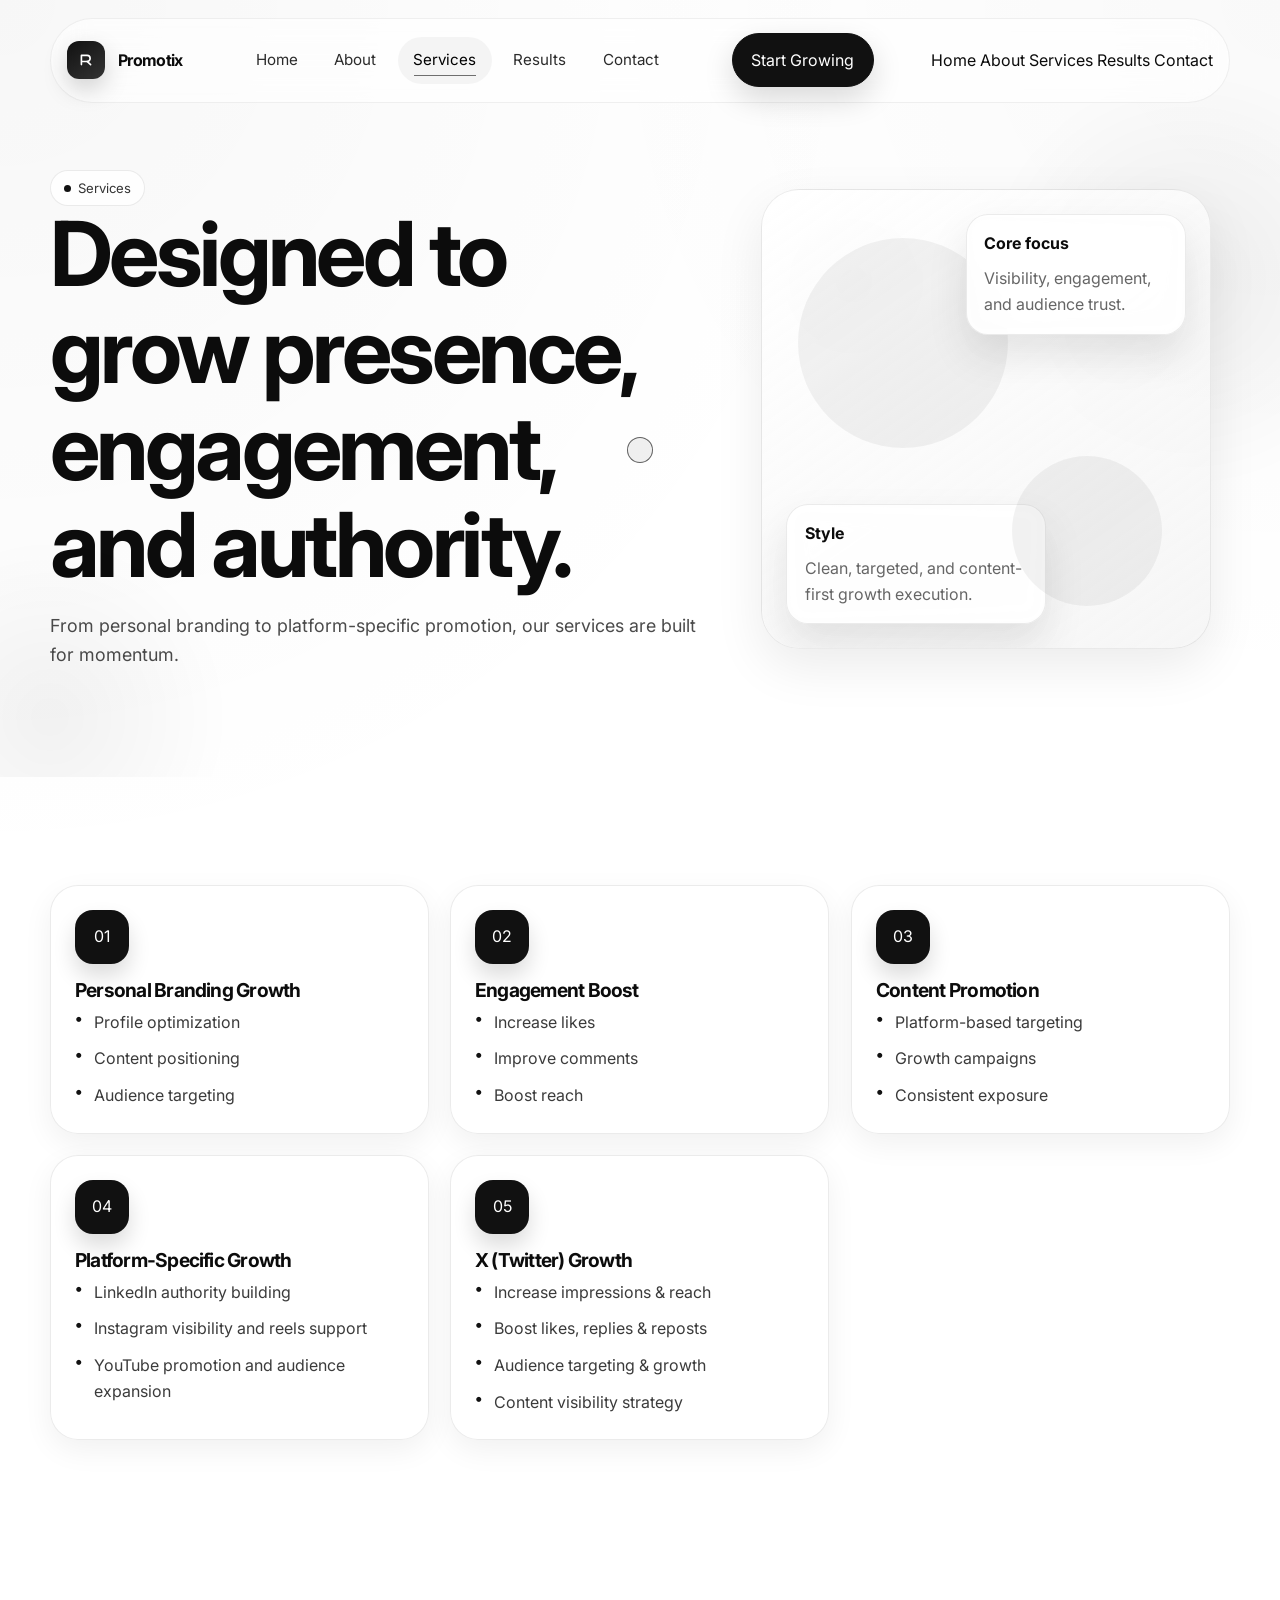
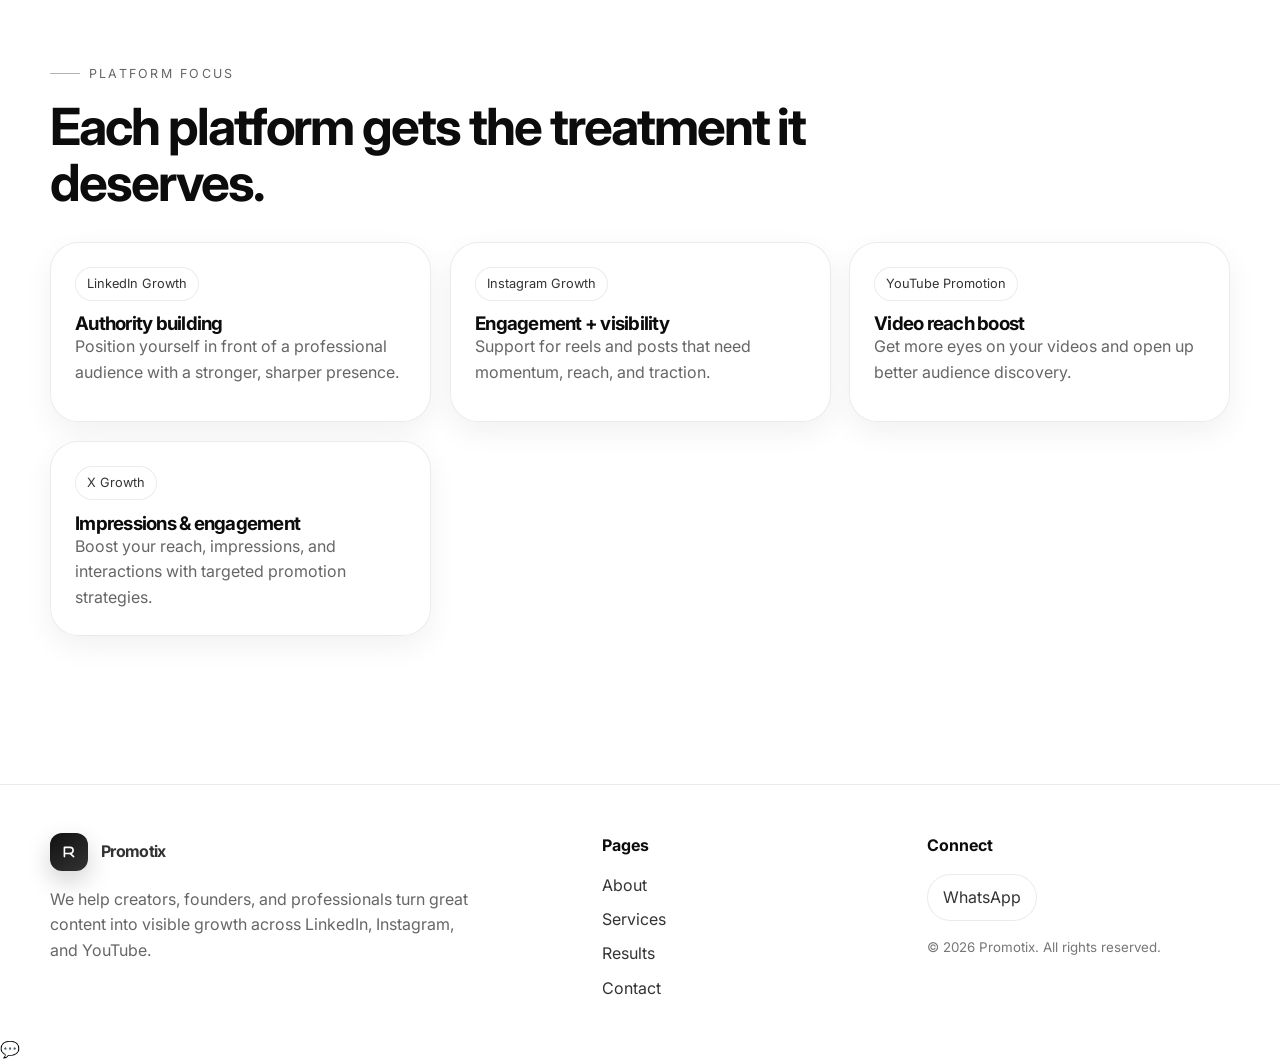
<file: services.html>
<!doctype html>
<html lang="en">
<head>
  <meta charset="utf-8">
  <meta name="viewport" content="width=device-width, initial-scale=1">
  <title>Services | Promotix</title>
  <meta name="description" content="Explore Promotix services for personal branding growth, engagement boost, content promotion, and platform-specific growth.">
  <meta name="keywords" content="digital growth agency, linkedin growth, instagram engagement, youtube promotion, content promotion, personal branding">
  <meta name="author" content="Promotix">
  <meta name="theme-color" content="#111111">
  <meta property="og:title" content="Services | Promotix">
  <meta property="og:description" content="Explore Promotix services for personal branding growth, engagement boost, content promotion, and platform-specific growth.">
  <meta property="og:type" content="website">
  <meta property="og:image" content="favicon.svg">
  <link rel="icon" href="favicon.svg" type="image/svg+xml">
  <link rel="apple-touch-icon" href="favicon.svg">
  <link rel="preconnect" href="https://fonts.googleapis.com">
  <link rel="preconnect" href="https://fonts.gstatic.com" crossorigin>
  <link href="https://fonts.googleapis.com/css2?family=Inter:wght@400;500;600;700;800&family=Poppins:wght@500;600;700;800&display=swap" rel="stylesheet">
  <link rel="stylesheet" href="style.css">
</head>
<body class="services" data-page="services">

  <header class="site-header">
    <div class="nav-shell">
      <a class="brand" href="index.html" aria-label="Promotix home">
        <span class="brand-mark" aria-hidden="true">
          <svg viewBox="0 0 24 24" fill="none" stroke="currentColor" stroke-width="1.8" stroke-linecap="round" stroke-linejoin="round">
            <path d="M7 17V7h6.2a3.3 3.3 0 0 1 0 6.6H7"/>
            <path d="M13.2 13.6 17 17"/>
          </svg>
        </span>
        <span>Promotix</span>
      </a>

      <nav class="nav-links" aria-label="Primary">
        <a href="index.html" data-page="home">Home</a>
        <a href="about.html" data-page="about">About</a>
        <a href="services.html" data-page="services">Services</a>
        <a href="results.html" data-page="results">Results</a>
        <a href="contact.html" data-page="contact">Contact</a>
      </nav>

      <a class="nav-cta" href="contact.html">Start Growing</a>

      <button class="nav-toggle" aria-label="Open navigation" aria-expanded="false">
        <span></span>
        <span></span>
      </button>

      <div class="mobile-nav">
        <a href="index.html" data-page="home">Home</a>
        <a href="about.html" data-page="about">About</a>
        <a href="services.html" data-page="services">Services</a>
        <a href="results.html" data-page="results">Results</a>
        <a href="contact.html" data-page="contact">Contact</a>
      </div>
    </div>
  </header>
  <div class="preloader" aria-hidden="true"><div class="loader"><span></span></div></div>
  <div class="custom-cursor" aria-hidden="true"></div>
  <button class="scroll-top" aria-label="Scroll to top">↑</button>
  <div class="toast" role="status" aria-live="polite"></div>

<main>
  <section class="hero">
    <div class="container hero-grid">
      <div class="hero-copy reveal">
        <span class="kicker"><span></span> Services</span>
        <h1>Designed to grow presence, engagement, and authority.</h1>
        <p class="lead">From personal branding to platform-specific promotion, our services are built for momentum.</p>
      </div>
      <div class="hero-panel reveal reveal-scale">
        <div class="hero-visual">
          <div class="floating-card float-top">
            <strong>Core focus</strong>
            <p style="margin-top:.6rem;">Visibility, engagement, and audience trust.</p>
          </div>
          <div class="floating-card float-bottom">
            <strong>Style</strong>
            <p style="margin-top:.6rem;">Clean, targeted, and content-first growth execution.</p>
          </div>
        </div>
      </div>
    </div>
  </section>

  <section class="section">
    <div class="container">
      <div class="grid grid-3">
        <article class="card card-pad service-card reveal reveal-left">
          <div class="service-icon">01</div>
          <h3>Personal Branding Growth</h3>
          <ul class="service-list">
            <li>Profile optimization</li>
            <li>Content positioning</li>
            <li>Audience targeting</li>
          </ul>
        </article>
        <article class="card card-pad service-card reveal reveal-right">
          <div class="service-icon">02</div>
          <h3>Engagement Boost</h3>
          <ul class="service-list">
            <li>Increase likes</li>
            <li>Improve comments</li>
            <li>Boost reach</li>
          </ul>
        </article>
        <article class="card card-pad service-card reveal reveal-left">
          <div class="service-icon">03</div>
          <h3>Content Promotion</h3>
          <ul class="service-list">
            <li>Platform-based targeting</li>
            <li>Growth campaigns</li>
            <li>Consistent exposure</li>
          </ul>
        </article>
        <article class="card card-pad service-card reveal reveal-right">
          <div class="service-icon">04</div>
          <h3>Platform-Specific Growth</h3>
          <ul class="service-list">
            <li>LinkedIn authority building</li>
            <li>Instagram visibility and reels support</li>
            <li>YouTube promotion and audience expansion</li>
          </ul>
        </article>

<article class="card card-pad service-card reveal reveal-left">
  <div class="service-icon">05</div>
  <h3>X (Twitter) Growth</h3>
  <ul class="service-list">
    <li>Increase impressions & reach</li>
    <li>Boost likes, replies & reposts</li>
    <li>Audience targeting & growth</li>
    <li>Content visibility strategy</li>
  </ul>
</article>

  </section>

  <section class="section">
    <div class="container">
      <div class="section-heading reveal">
        <span class="section-label">Platform focus</span>
        <h2>Each platform gets the treatment it deserves.</h2>
      </div>
      <div class="platform-grid">
        <article class="card platform-card reveal">
          <div>
            <span class="tag">LinkedIn Growth</span>
            <h3 style="margin-top:.85rem;">Authority building</h3>
            <p>Position yourself in front of a professional audience with a stronger, sharper presence.</p>
          </div>
        </article>
        <article class="card platform-card reveal">
          <div>
            <span class="tag">Instagram Growth</span>
            <h3 style="margin-top:.85rem;">Engagement + visibility</h3>
            <p>Support for reels and posts that need momentum, reach, and traction.</p>
          </div>
        </article>
        <article class="card platform-card reveal">
          <div>
            <span class="tag">YouTube Promotion</span>
            <h3 style="margin-top:.85rem;">Video reach boost</h3>
            <p>Get more eyes on your videos and open up better audience discovery.</p>
          </div>
        </article>
<article class="card card-pad platform-card">
  <span class="tag">X Growth</span>
  <h3 style="margin-top:.85rem;">Impressions & engagement</h3>
  <p>Boost your reach, impressions, and interactions with targeted promotion strategies.</p>
</article>

      </div>
    </div>
  </section>
</main>


  <footer class="footer">
    <div class="container footer-grid">
      <div>
        <a class="brand" href="index.html">
          <span class="brand-mark" aria-hidden="true">
            <svg viewBox="0 0 24 24" fill="none" stroke="currentColor" stroke-width="1.8" stroke-linecap="round" stroke-linejoin="round">
              <path d="M7 17V7h6.2a3.3 3.3 0 0 1 0 6.6H7"/>
              <path d="M13.2 13.6 17 17"/>
            </svg>
          </span>
          <span>Promotix</span>
        </a>
        <p style="margin-top: 1rem; max-width: 42ch;">We help creators, founders, and professionals turn great content into visible growth across LinkedIn, Instagram, and YouTube.</p>
      </div>
      <div>
        <strong>Pages</strong>
        <ul style="margin-top: .9rem;">
          <li><a href="about.html">About</a></li>
          <li><a href="services.html">Services</a></li>
          <li><a href="results.html">Results</a></li>
          <li><a href="contact.html">Contact</a></li>
        </ul>
      </div>
      <div>
        <strong>Connect</strong>
        <div class="social-row">
<a href="https://wa.me/917065312422?text=Hi%20I%20want%20to%20grow%20my%20profile" target="_blank">
  WhatsApp
</a>        </div>
        <small style="display:block; margin-top: 1rem;">© 2026 Promotix. All rights reserved.</small>
      </div>
    </div>
  </footer>

  <script src="script.js" defer></script>

<a href="https://wa.me/917065312422?text=Hi%20I%20want%20to%20grow%20my%20profile" 
   class="whatsapp-float" target="_blank">
  💬
</a>

</body>
</html>
</file>
<file: style.css>
:root {
  --bg: #ffffff;
  --bg-soft: #f7f7f7;
  --text: #0c0c0c;
  --muted: #666;
  --line: rgba(0,0,0,.08);
  --line-strong: rgba(0,0,0,.12);
  --shadow: 0 18px 50px rgba(0,0,0,.08);
  --shadow-soft: 0 10px 30px rgba(0,0,0,.06);
  --radius-lg: 28px;
  --radius-md: 18px;
  --radius-sm: 12px;
  --container: 1180px;
  --transition: 280ms cubic-bezier(.2,.8,.2,1);
}

*,
*::before,
*::after { box-sizing: border-box; }

html { scroll-behavior: smooth; }

body {
  margin: 0;
  font-family: "Inter", "Poppins", system-ui, -apple-system, BlinkMacSystemFont, "Segoe UI", sans-serif;
  background:
    radial-gradient(circle at top left, rgba(0,0,0,.03), transparent 30%),
    radial-gradient(circle at top right, rgba(0,0,0,.025), transparent 24%),
    var(--bg);
  color: var(--text);
  line-height: 1.6;
  overflow-x: hidden;
  text-rendering: optimizeLegibility;
}

body.loaded .preloader {
  opacity: 0;
  visibility: hidden;
  pointer-events: none;
  transform: scale(.98);
}

img { max-width: 100%; display: block; }
a { color: inherit; text-decoration: none; }
button, input, textarea { font: inherit; }

::selection { background: #111; color: #fff; }

.container {
  width: min(calc(100% - 2rem), var(--container));
  margin: 0 auto;
}

.section { padding: 108px 0; }
.bg-soft { background: linear-gradient(180deg, #fafafa, #fff); }
.section-label {
  display: inline-flex;
  align-items: center;
  gap: .55rem;
  text-transform: uppercase;
  letter-spacing: .18em;
  font-size: .78rem;
  color: var(--muted);
  margin-bottom: 1rem;
}
.section-label::before {
  content: "";
  width: 30px;
  height: 1px;
  background: currentColor;
  opacity: .5;
}
h1, h2, h3, h4 { margin: 0; line-height: 1.08; letter-spacing: -.04em; }
p { margin: 0; color: var(--muted); }

.lead { font-size: 1.12rem; max-width: 62ch; color: #4b4b4b; }
.small { font-size: .95rem; }
.muted { color: var(--muted); }

.grid { display: grid; gap: 1.3rem; }
.grid-2 { grid-template-columns: repeat(2, minmax(0, 1fr)); }
.grid-3 { grid-template-columns: repeat(3, minmax(0, 1fr)); }
.grid-4 { grid-template-columns: repeat(4, minmax(0, 1fr)); }

.card {
  background: rgba(255,255,255,.86);
  border: 1px solid var(--line);
  border-radius: var(--radius-lg);
  box-shadow: var(--shadow-soft);
  backdrop-filter: blur(14px);
  -webkit-backdrop-filter: blur(14px);
  overflow: hidden;
  transition: transform var(--transition), box-shadow var(--transition), border-color var(--transition);
}
.card:hover {
  transform: translateY(-6px);
  box-shadow: var(--shadow);
  border-color: var(--line-strong);
}
.card-pad { padding: 1.5rem; }

.kicker {
  display: inline-flex;
  align-items: center;
  gap: .45rem;
  padding: .42rem .82rem;
  border-radius: 999px;
  border: 1px solid var(--line);
  background: rgba(255,255,255,.75);
  font-size: .82rem;
  color: #333;
}
.kicker span {
  width: 7px;
  height: 7px;
  border-radius: 999px;
  background: #111;
}

.site-header {
  position: fixed;
  inset: 18px 0 auto;
  z-index: 1000;
  transition: transform var(--transition), background var(--transition), box-shadow var(--transition), border-color var(--transition);
}
.site-header.scrolled .nav-shell {
  background: rgba(255,255,255,.84);
  box-shadow: 0 10px 40px rgba(0,0,0,.08);
  border-color: rgba(0,0,0,.08);
}
.nav-shell {
  width: min(calc(100% - 1rem), var(--container));
  margin: 0 auto;
  padding: .9rem 1rem;
  border-radius: 999px;
  background: rgba(255,255,255,.62);
  border: 1px solid rgba(0,0,0,.06);
  backdrop-filter: blur(18px);
  -webkit-backdrop-filter: blur(18px);
  display: flex;
  align-items: center;
  justify-content: space-between;
  gap: 1rem;
  transition: var(--transition);
}
.brand {
  display: inline-flex;
  align-items: center;
  gap: .8rem;
  font-weight: 700;
  letter-spacing: -.04em;
  color: var(--text);
}
.brand-mark {
  width: 38px;
  height: 38px;
  border-radius: 12px;
  background: linear-gradient(145deg, #111, #333);
  display: grid;
  place-items: center;
  color: #fff;
  box-shadow: 0 10px 25px rgba(0,0,0,.18);
}
.brand-mark svg { width: 22px; height: 22px; }

.nav-links {
  display: flex;
  align-items: center;
  gap: .35rem;
}
.nav-links a {
  position: relative;
  padding: .72rem .98rem;
  border-radius: 999px;
  font-size: .95rem;
  color: #2b2b2b;
  transition: background var(--transition), color var(--transition), transform var(--transition);
}
.nav-links a::after {
  content: "";
  position: absolute;
  left: 1rem;
  right: 1rem;
  bottom: .52rem;
  height: 1px;
  background: currentColor;
  transform: scaleX(0);
  transform-origin: center;
  transition: transform var(--transition);
  opacity: .55;
}
.nav-links a:hover, .nav-links a.active {
  background: rgba(0,0,0,.04);
  color: #000;
}
.nav-links a:hover::after, .nav-links a.active::after { transform: scaleX(1); }

.nav-cta {
  display: inline-flex;
  align-items: center;
  gap: .55rem;
  padding: .82rem 1.15rem;
  border-radius: 999px;
  background: #111;
  color: #fff;
  border: 1px solid #111;
  box-shadow: 0 12px 30px rgba(0,0,0,.15);
  transition: transform var(--transition), box-shadow var(--transition), background var(--transition);
}

.nav-toggle {
  display: none;
  width: 46px;
  height: 46px;
  border: 1px solid var(--line);
  background: rgba(255,255,255,.75);
  border-radius: 999px;
  align-items: center;
  justify-content: center;
  gap: 4px;
  flex-direction: column;
  cursor: pointer;
}
.nav-toggle span {
  width: 18px;
  height: 2px;
  border-radius: 2px;
  background: #111;
  transition: transform var(--transition), opacity var(--transition);
}

.hero {
  position: relative;
  padding-top: 170px;
  padding-bottom: 108px;
  overflow: hidden;
}
.hero::before, .hero::after {
  content: "";
  position: absolute;
  inset: auto;
  border-radius: 999px;
  filter: blur(10px);
  pointer-events: none;
}
.hero::before {
  width: 420px;
  height: 420px;
  right: -120px;
  top: 70px;
  background: radial-gradient(circle, rgba(0,0,0,.06), transparent 70%);
}
.hero::after {
  width: 360px;
  height: 360px;
  left: -130px;
  bottom: -120px;
  background: radial-gradient(circle, rgba(0,0,0,.05), transparent 70%);
}
.hero-grid {
  display: grid;
  grid-template-columns: 1.15fr .85fr;
  gap: 2rem;
  align-items: center;
}
.hero-copy h1 { font-size: clamp(3rem, 7vw, 5.8rem); max-width: 12ch; }
.hero-copy .lead { margin-top: 1.15rem; }
.hero-actions { display: flex; flex-wrap: wrap; gap: .85rem; margin-top: 1.6rem; }

.btn, .btn-outline {
  display: inline-flex;
  align-items: center;
  justify-content: center;
  gap: .55rem;
  padding: .95rem 1.35rem;
  border-radius: 999px;
  border: 1px solid transparent;
  transition: transform var(--transition), box-shadow var(--transition), border-color var(--transition), background var(--transition);
  cursor: pointer;
}
.btn {
  background: #111;
  color: #fff;
  box-shadow: 0 14px 30px rgba(0,0,0,.16);
}
.btn-outline {
  background: rgba(255,255,255,.7);
  border-color: var(--line);
  color: #111;
}
.nav-cta:hover, .btn:hover, .btn-outline:hover, button[type="submit"]:hover {
  transform: translateY(-2px) scale(1.01);
}

.hero-panel { padding: 1.2rem; }
.hero-visual {
  min-height: 460px;
  border-radius: calc(var(--radius-lg) + 10px);
  border: 1px solid var(--line);
  background:
    linear-gradient(145deg, rgba(255,255,255,.95), rgba(243,243,243,.75)),
    radial-gradient(circle at 20% 20%, rgba(0,0,0,.08), transparent 18%),
    radial-gradient(circle at 80% 30%, rgba(0,0,0,.05), transparent 16%);
  box-shadow: var(--shadow);
  position: relative;
  overflow: hidden;
}
.hero-visual::before, .hero-visual::after {
  content: "";
  position: absolute;
  border-radius: 999px;
  background: rgba(0,0,0,.05);
}
.hero-visual::before {
  width: 210px;
  height: 210px;
  top: 48px;
  left: 36px;
}
.hero-visual::after {
  width: 150px;
  height: 150px;
  right: 48px;
  bottom: 42px;
}
.floating-card {
  position: absolute;
  background: rgba(255,255,255,.92);
  border: 1px solid var(--line);
  box-shadow: 0 20px 40px rgba(0,0,0,.1);
  border-radius: 22px;
  padding: 1rem 1.1rem;
  backdrop-filter: blur(10px);
  -webkit-backdrop-filter: blur(10px);
}
.float-top { top: 24px; right: 24px; width: 220px; }
.float-bottom { left: 24px; bottom: 24px; width: 260px; }
.stat-line {
  display: flex;
  align-items: center;
  justify-content: space-between;
  gap: .8rem;
  margin-top: .85rem;
  font-size: .92rem;
}
.bar {
  width: 100%;
  height: 8px;
  border-radius: 999px;
  background: #efefef;
  overflow: hidden;
  margin-top: .7rem;
}
.bar > span {
  display: block;
  height: 100%;
  width: 75%;
  border-radius: inherit;
  background: linear-gradient(90deg, #111, #575757);
}
.icon-pill {
  width: 46px;
  height: 46px;
  border-radius: 14px;
  display: grid;
  place-items: center;
  background: #111;
  color: #fff;
  box-shadow: 0 12px 24px rgba(0,0,0,.18);
}
.stack {
  display: flex;
  align-items: center;
  margin-top: .85rem;
}
.stack span {
  width: 34px;
  height: 34px;
  border-radius: 999px;
  border: 2px solid #fff;
  background: #ddd;
  margin-left: -8px;
}
.stack span:first-child { margin-left: 0; }
.stack span:nth-child(2) { background: #cfcfcf; }
.stack span:nth-child(3) { background: #b7b7b7; }

.split { align-items: start; }
.section-heading { max-width: 760px; margin-bottom: 2rem; }
.section-heading h2 { font-size: clamp(2rem, 4vw, 3.4rem); margin-bottom: .8rem; }

.feature-card, .service-card, .result-card, .testimonial-card, .info-card, .contact-card { position: relative; }
.feature-icon, .service-icon {
  width: 54px;
  height: 54px;
  border-radius: 18px;
  background: #111;
  color: #fff;
  display: grid;
  place-items: center;
  margin-bottom: 1rem;
  box-shadow: 0 12px 22px rgba(0,0,0,.14);
}
.feature-card h3, .service-card h3, .result-card h3, .info-card h3, .contact-card h3 {
  font-size: 1.2rem;
  margin-bottom: .55rem;
}
.service-list, .bullet-list {
  list-style: none;
  padding: 0;
  margin: 0;
  display: grid;
  gap: .7rem;
}
.service-list li, .bullet-list li {
  display: flex;
  gap: .7rem;
  align-items: flex-start;
  color: #3b3b3b;
}
.service-list li::before, .bullet-list li::before {
  content: "•";
  line-height: 1.1;
  font-weight: 700;
  color: #111;
}
.platform-grid {
  display: grid;
  grid-template-columns: repeat(3, minmax(0, 1fr));
  gap: 1.2rem;
}
.platform-card {
  padding: 1.5rem;
  min-height: 180px;
  display: flex;
  flex-direction: column;
  justify-content: space-between;
}
.tag {
  display: inline-flex;
  width: fit-content;
  padding: .35rem .7rem;
  border-radius: 999px;
  border: 1px solid var(--line);
  font-size: .8rem;
  color: #333;
  background: rgba(255,255,255,.8);
}
.steps { counter-reset: step; }
.step-card { padding: 1.5rem; }
.step-card h3::before {
  counter-increment: step;
  content: "0" counter(step);
  display: block;
  font-size: .78rem;
  color: var(--muted);
  margin-bottom: .5rem;
}
.quote { font-size: 1.05rem; color: #1e1e1e; }
.quote-mark {
  font-size: 3rem;
  line-height: 1;
  color: #cfcfcf;
  margin-bottom: .25rem;
}
.metrics { display: grid; grid-template-columns: repeat(3, minmax(0, 1fr)); gap: 1rem; }
.metric { padding: 1.3rem; }
.metric .value {
  font-size: clamp(2rem, 4vw, 3.2rem);
  font-weight: 700;
  letter-spacing: -.06em;
}
.metric .label { margin-top: .3rem; font-size: .95rem; }

.counter-grid { display: grid; grid-template-columns: repeat(3, minmax(0, 1fr)); gap: 1rem; }
.counter-box {
  border-radius: 22px;
  padding: 1.5rem;
  background: linear-gradient(180deg, #fff, #f7f7f7);
  border: 1px solid var(--line);
  box-shadow: var(--shadow-soft);
  text-align: center;
}
.counter-box .num {
  display: block;
  font-size: clamp(2rem, 5vw, 4rem);
  font-weight: 700;
  letter-spacing: -.06em;
}
.counter-box .desc { margin-top: .25rem; color: #4d4d4d; }

.cta-strip {
  padding: 1.8rem;
  display: flex;
  align-items: center;
  justify-content: space-between;
  gap: 1rem;
}
.cta-strip h2 { font-size: clamp(1.8rem, 4vw, 3rem); max-width: 14ch; }

.footer {
  padding: 48px 0 36px;
  border-top: 1px solid var(--line);
  margin-top: 40px;
}
.footer-grid {
  display: grid;
  grid-template-columns: 1.4fr .8fr .8fr;
  gap: 1.4rem;
  align-items: start;
}
.footer small { color: #777; }
.footer a { color: #333; }
.footer ul {
  list-style: none;
  padding: 0;
  margin: 0;
  display: grid;
  gap: .55rem;
}
.social-row {
  display: flex;
  gap: .7rem;
  flex-wrap: wrap;
  margin-top: 1rem;
}
.social-row a, .chip {
  display: inline-flex;
  align-items: center;
  justify-content: center;
  padding: .6rem .92rem;
  border-radius: 999px;
  border: 1px solid var(--line);
  background: #fff;
  transition: transform var(--transition), background var(--transition);
}
.social-row a:hover, .chip:hover { transform: translateY(-2px); background: #f6f6f6; }

.form { display: grid; gap: 1rem; }
.input, .textarea {
  width: 100%;
  border-radius: 16px;
  border: 1px solid var(--line);
  background: rgba(255,255,255,.95);
  padding: 1rem 1.05rem;
  outline: none;
  transition: border-color var(--transition), box-shadow var(--transition), transform var(--transition);
}
.input:focus, .textarea:focus {
  border-color: rgba(0,0,0,.3);
  box-shadow: 0 0 0 4px rgba(0,0,0,.05);
}
.textarea { min-height: 170px; resize: vertical; }
.form-actions { display: flex; gap: .75rem; flex-wrap: wrap; }

.preloader {
  position: fixed;
  inset: 0;
  background: #fff;
  display: grid;
  place-items: center;
  z-index: 4000;
  transition: opacity .5s ease, visibility .5s ease, transform .5s ease;
}
.loader {
  width: 82px;
  height: 82px;
  position: relative;
}
.loader::before, .loader::after {
  content: "";
  position: absolute;
  inset: 0;
  border-radius: 50%;
  border: 2px solid rgba(0,0,0,.08);
}
.loader::after {
  inset: 14px;
  border-color: #111 transparent #111 transparent;
  animation: spin 1.05s linear infinite;
}
.loader span {
  position: absolute;
  inset: 24px;
  border-radius: 50%;
  background: linear-gradient(145deg, #111, #444);
  box-shadow: 0 0 0 12px rgba(0,0,0,.04);
}
.custom-cursor {
  position: fixed;
  top: 0;
  left: 0;
  width: 26px;
  height: 26px;
  border-radius: 50%;
  border: 1px solid rgba(0,0,0,.6);
  background: rgba(0,0,0,.06);
  pointer-events: none;
  z-index: 3000;
  transform: translate(-50%, -50%);
  transition: width .18s ease, height .18s ease, background .18s ease, border-color .18s ease, opacity .18s ease;
  mix-blend-mode: multiply;
}
.custom-cursor.is-hover {
  width: 58px;
  height: 58px;
  background: rgba(0,0,0,.09);
  border-color: rgba(0,0,0,.18);
}

.reveal {
  opacity: 0;
  transform: translateY(24px);
  transition: opacity .7s ease, transform .7s ease;
  will-change: opacity, transform;
}
.reveal.visible { opacity: 1; transform: translateY(0); }
.reveal-left { transform: translateX(-24px); }
.reveal-right { transform: translateX(24px); }
.reveal-scale { transform: scale(.96); }
.reveal-left.visible, .reveal-right.visible, .reveal-scale.visible {
  transform: translateX(0) scale(1);
}

.scroll-top {
  position: fixed;
  right: 20px;
  bottom: 20px;
  width: 48px;
  height: 48px;
  border-radius: 999px;
  background: #111;
  color: #fff;
  display: grid;
  place-items: center;
  border: 0;
  box-shadow: 0 14px 32px rgba(0,0,0,.18);
  opacity: 0;
  visibility: hidden;
  transform: translateY(12px);
  transition: opacity var(--transition), visibility var(--transition), transform var(--transition);
  z-index: 1200;
  cursor: pointer;
}
.scroll-top.show {
  opacity: 1;
  visibility: visible;
  transform: translateY(0);
}
.toast {
  position: fixed;
  left: 50%;
  bottom: 22px;
  transform: translateX(-50%) translateY(18px);
  background: #111;
  color: #fff;
  padding: .85rem 1rem;
  border-radius: 999px;
  box-shadow: 0 16px 40px rgba(0,0,0,.16);
  opacity: 0;
  visibility: hidden;
  transition: opacity var(--transition), visibility var(--transition), transform var(--transition);
  z-index: 2200;
}
.toast.show {
  opacity: 1;
  visibility: visible;
  transform: translateX(-50%) translateY(0);
}

@keyframes spin { to { transform: rotate(360deg); } }

@media (max-width: 1080px) {
  .hero-grid, .grid-3, .grid-4, .platform-grid, .metrics, .counter-grid, .footer-grid {
    grid-template-columns: 1fr 1fr;
  }
  .hero-copy h1 { max-width: 11ch; }
  .hero-panel { order: -1; }
}

@media (max-width: 840px) {
  .site-header { inset: 10px 0 auto; }
  .nav-shell { border-radius: 22px; }
  .nav-links, .nav-cta { display: none; }
  .nav-toggle { display: inline-flex; }
  .mobile-nav {
    position: absolute;
    inset: calc(100% + 10px) 0 auto;
    background: rgba(255,255,255,.92);
    border: 1px solid var(--line);
    border-radius: 24px;
    box-shadow: var(--shadow);
    padding: .8rem;
    display: grid;
    gap: .25rem;
    transform-origin: top center;
    transform: scale(.96) translateY(-8px);
    opacity: 0;
    visibility: hidden;
    transition: opacity var(--transition), visibility var(--transition), transform var(--transition);
  }
  .mobile-nav.open {
    opacity: 1;
    visibility: visible;
    transform: scale(1) translateY(0);
  }
  .mobile-nav a {
    padding: .9rem 1rem;
    border-radius: 14px;
  }
  .hero { padding-top: 140px; }
  .hero-grid, .grid-2, .grid-3, .grid-4, .platform-grid, .metrics, .counter-grid, .footer-grid, .cta-strip {
    grid-template-columns: 1fr;
  }
  .cta-strip { align-items: start; }
  .hero-copy h1 { max-width: 10ch; }
  .hero-visual { min-height: 360px; }
  .section { padding: 84px 0; }
}

@media (max-width: 560px) {
  .container { width: min(calc(100% - 1.1rem), var(--container)); }
  .hero { padding-top: 126px; }
  .hero-copy h1 { font-size: clamp(2.5rem, 13vw, 3.6rem); }
  .lead { font-size: 1rem; }
  .card-pad, .counter-box, .cta-strip, .platform-card, .step-card { padding: 1.2rem; }
  .hero-actions, .form-actions { flex-direction: column; align-items: stretch; }
  .btn, .btn-outline, .nav-cta { width: 100%; }
}

@media (pointer: coarse) {
  .custom-cursor { display: none; }
}


/* CONTACT FORM FIX */
.contact-form {
  max-width: 700px;
  margin: auto;
  padding: 40px;
  border-radius: 20px;
  background: #ffffff;
  box-shadow: 0 10px 40px rgba(0,0,0,0.05);
  display: flex;
  flex-direction: column;
  gap: 20px;
}

/* Reset old styles */
.contact-form input,
.contact-form textarea {
  all: unset;
  width: 100%;
  padding: 14px 16px;
  border-radius: 12px;
  border: 1px solid #e5e5e5;
  font-size: 14px;
  font-family: 'Poppins', sans-serif;
  background: #fafafa;
  transition: all 0.3s ease;
  box-sizing: border-box;
}

/* Row layout */
.form-group {
  display: flex;
  gap: 20px;
}

.form-group input {
  flex: 1;
}

/* Textarea */
.contact-form textarea {
  min-height: 120px;
  resize: none;
}

/* Focus */
.contact-form input:focus,
.contact-form textarea:focus {
  border-color: #000;
  background: #fff;
  box-shadow: 0 0 0 3px rgba(0,0,0,0.05);
}

/* Button */
.btn-primary {
  padding: 14px;
  border: none;
  border-radius: 12px;
  background: #000;
  color: #fff;
  font-weight: 500;
  font-size: 15px;
  cursor: pointer;
  transition: all 0.3s ease;
}

.btn-primary:hover {
  transform: translateY(-2px);
  box-shadow: 0 8px 20px rgba(0,0,0,0.15);
}

/* Status */
#form-status {
  font-size: 14px;
  color: #555;
  text-align: center;
}

/* Mobile */
@media (max-width: 600px) {
  .form-group {
    flex-direction: column;
  }
}
</file>
